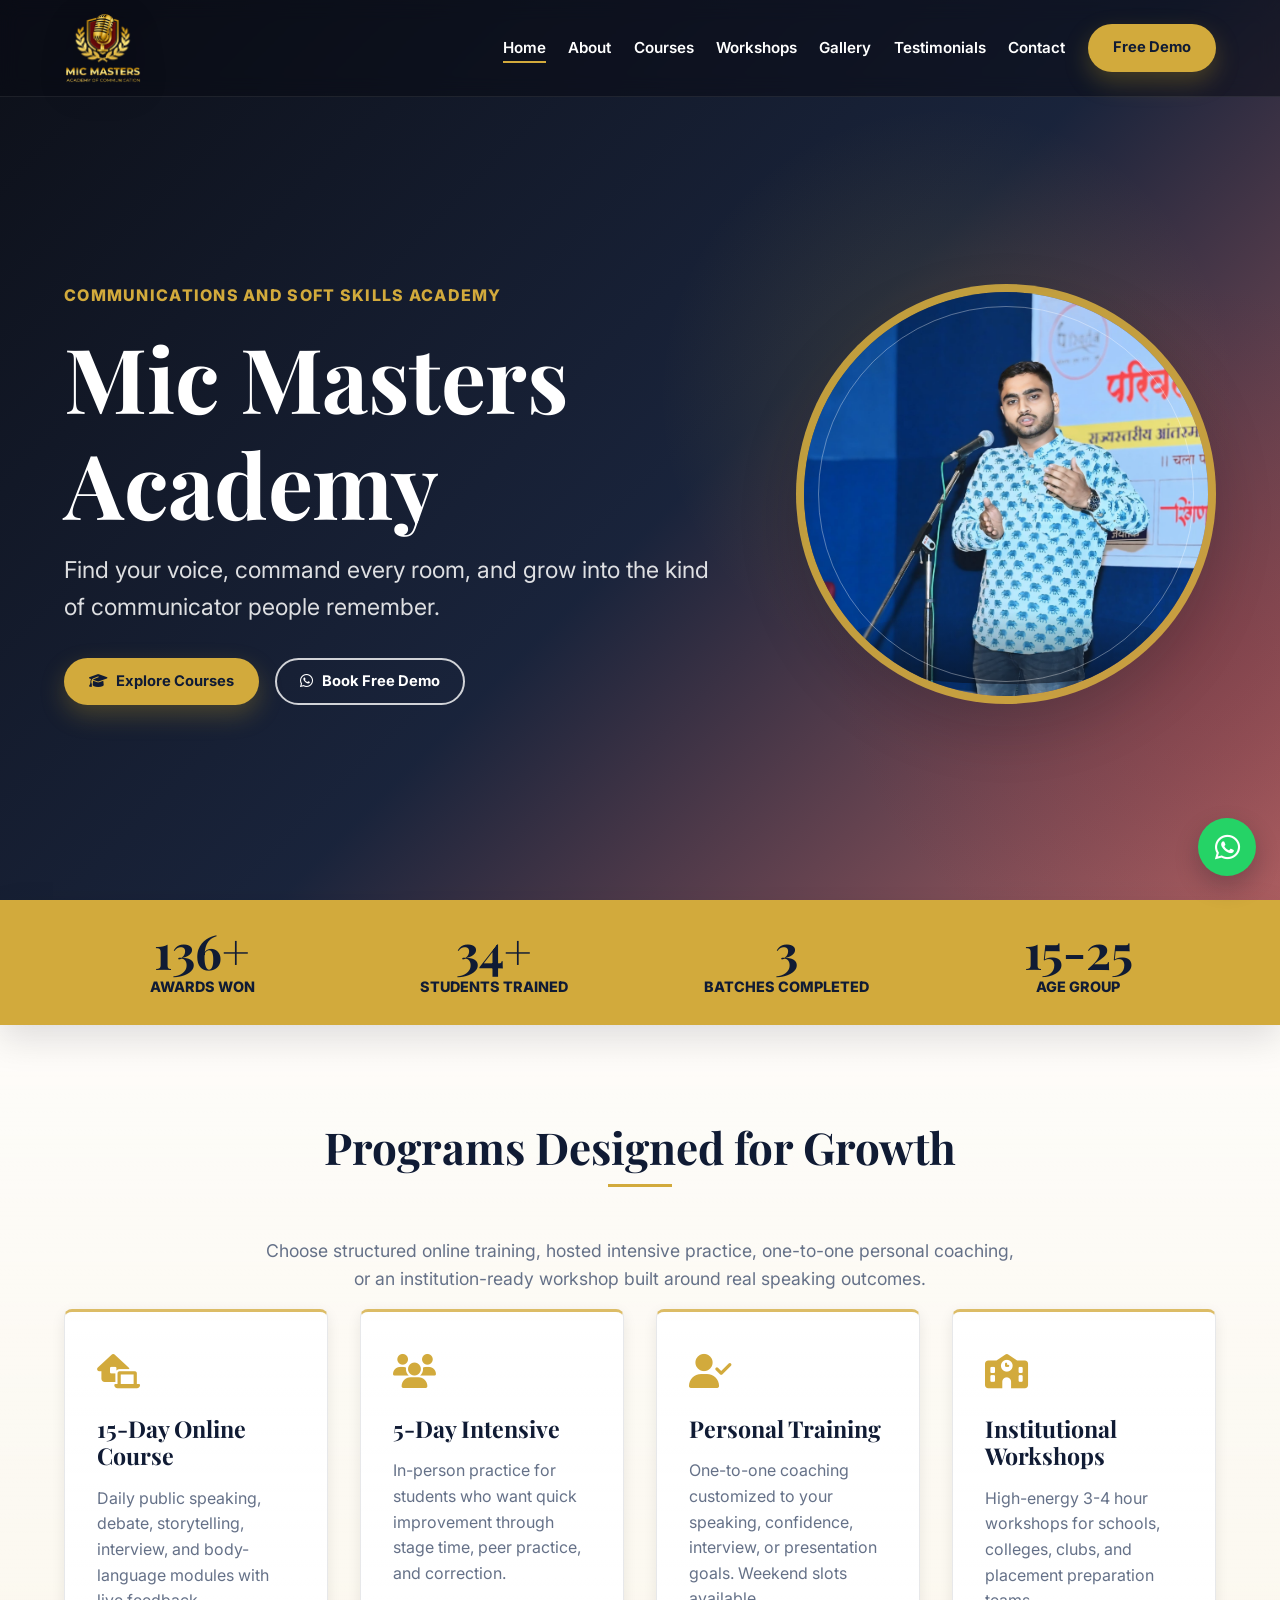
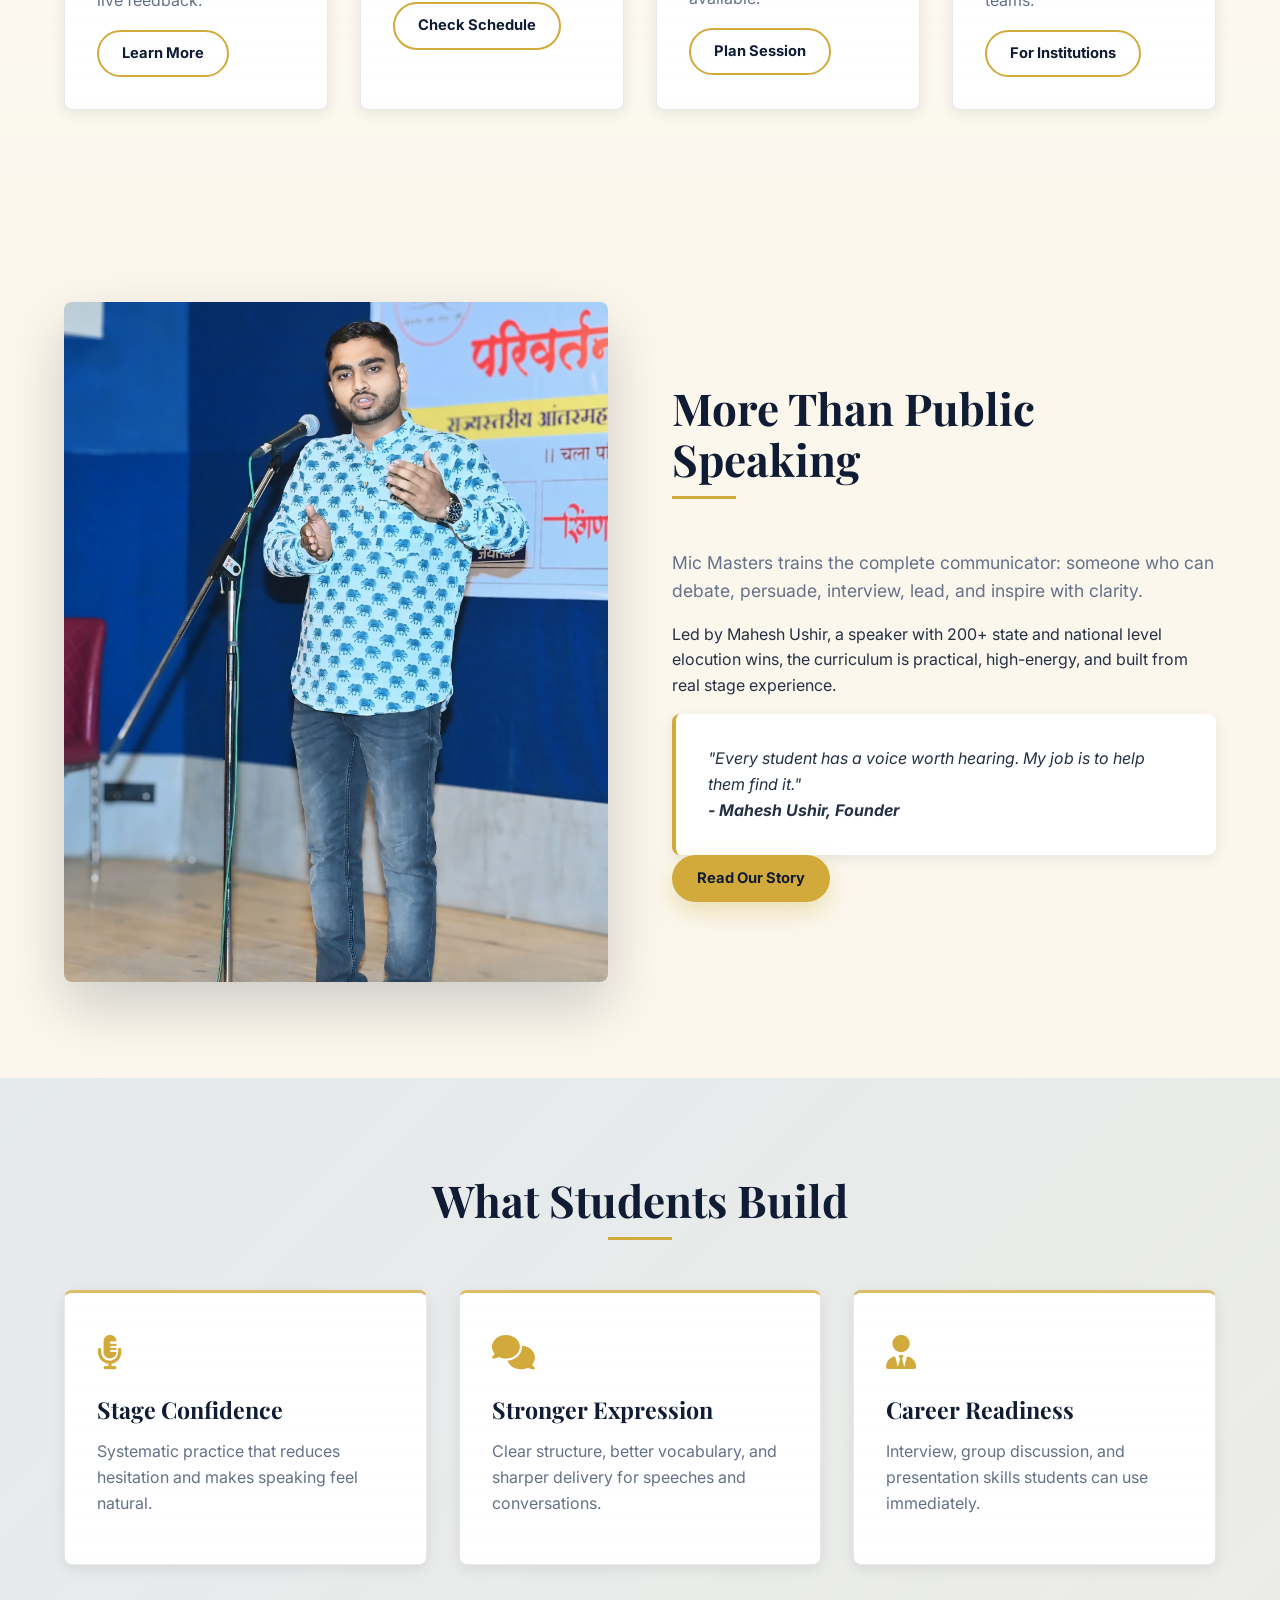
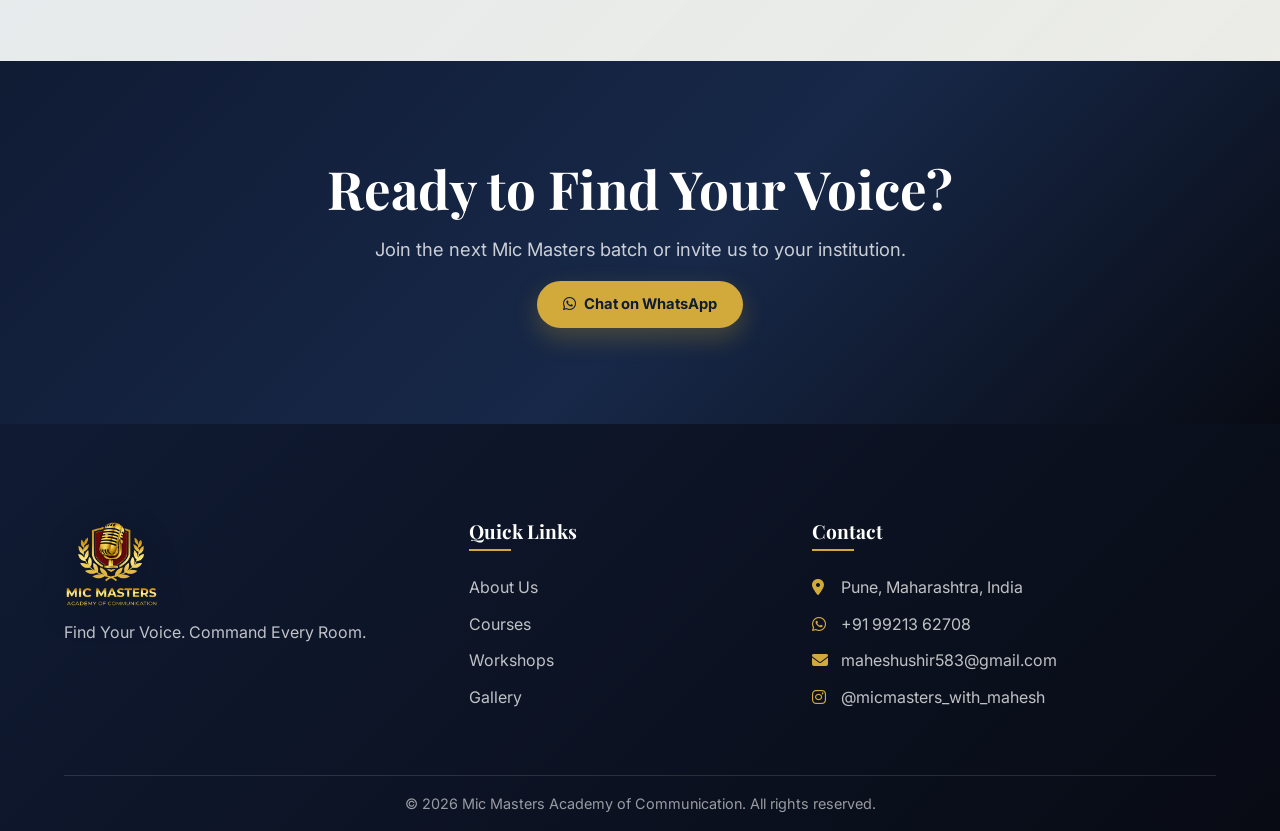
<file: index.html>
<!DOCTYPE html>
<html lang="en">
<head>
  <meta charset="UTF-8">
  <meta name="viewport" content="width=device-width, initial-scale=1.0">
  <title>Mic Masters Academy | Communications and Soft Skills Training</title>
  <meta name="description" content="Mic Masters Academy helps students and young professionals build communication, soft skills, public speaking, interview, and leadership skills.">
  <meta name="keywords" content="communications and soft skills academy, communication skills training, public speaking course, interview skills, leadership development">
  <link rel="stylesheet" href="https://cdnjs.cloudflare.com/ajax/libs/font-awesome/6.4.0/css/all.min.css">
  <link rel="stylesheet" href="css/style.css">
  <link rel="stylesheet" href="css/components.css">
  <link rel="stylesheet" href="css/animations.css">
  <style>
    .hero {
      position: relative;
      min-height: 100vh;
      display: flex;
      align-items: center;
      overflow: hidden;
      color: var(--color-light);
      background:
        linear-gradient(135deg, rgba(8, 11, 20, 0.98) 0%, rgba(16, 27, 52, 0.96) 54%, rgba(139, 32, 40, 0.7) 100%);
    }

    .hero::before {
      content: "";
      position: absolute;
      inset: 0;
      background:
        radial-gradient(circle at 74% 44%, rgba(210, 170, 60, 0.16), transparent 18rem),
        radial-gradient(circle at 92% 70%, rgba(139, 32, 40, 0.24), transparent 22rem);
      opacity: 1;
      pointer-events: none;
    }

    .hero-content {
      position: relative;
      z-index: 1;
      display: grid;
      grid-template-columns: minmax(0, 1fr) minmax(280px, 420px);
      gap: clamp(2rem, 6vw, 5rem);
      align-items: center;
      width: min(90%, 1200px);
      margin: 0 auto;
      padding: 160px 0 72px;
    }

    .hero-copy {
      max-width: 760px;
    }

    .hero-kicker {
      display: inline-flex;
      margin-bottom: 1rem;
      color: var(--color-accent);
      font-weight: 800;
      letter-spacing: 0.08em;
      text-transform: uppercase;
    }

    .hero-title {
      max-width: 760px;
      color: var(--color-light);
      font-size: clamp(3rem, 8vw, 5.6rem);
      font-weight: 700;
    }

    .hero-subtitle {
      max-width: 650px;
      margin-bottom: var(--space-lg);
      color: rgba(255, 255, 255, 0.86);
      font-size: clamp(1.1rem, 2.5vw, 1.45rem);
    }

    .hero-buttons {
      display: flex;
      flex-wrap: wrap;
      gap: 1rem;
    }

    .hero-portrait {
      position: relative;
      width: min(100%, 420px);
      aspect-ratio: 1;
      justify-self: end;
      overflow: hidden;
      border: 8px solid rgba(210, 170, 60, 0.86);
      border-radius: 50%;
      box-shadow: var(--shadow-lg);
      background:
        linear-gradient(135deg, rgba(210, 170, 60, 0.26), rgba(255, 255, 255, 0.08)),
        rgba(255, 255, 255, 0.06);
    }

    .hero-portrait::before {
      content: "";
      position: absolute;
      inset: 14px;
      z-index: 1;
      border: 1px solid rgba(255, 255, 255, 0.34);
      border-radius: 50%;
      pointer-events: none;
    }

    .hero-portrait::after {
      content: "";
      position: absolute;
      inset: auto 8% 3% 8%;
      height: 18%;
      border-radius: 50%;
      background: linear-gradient(180deg, transparent, rgba(8, 11, 20, 0.54));
      pointer-events: none;
    }

    .hero-portrait img {
      width: 100%;
      height: 100%;
      object-fit: cover;
      object-position: center 18%;
    }

    .stats-section {
      position: relative;
      z-index: 2;
      background: var(--color-accent);
      color: var(--color-primary);
      box-shadow: var(--shadow-md);
    }

    .stats-grid {
      display: grid;
      grid-template-columns: repeat(4, 1fr);
      gap: 1rem;
      padding: 1.6rem 0;
      text-align: center;
    }

    .stat-number {
      display: block;
      font-family: var(--font-heading);
      font-size: clamp(2rem, 5vw, 3rem);
      font-weight: 700;
      line-height: 1;
    }

    .stat-label {
      margin-top: 0.5rem;
      font-size: 0.9rem;
      font-weight: 800;
      text-transform: uppercase;
    }

    .offerings-grid {
      display: grid;
      grid-template-columns: repeat(4, minmax(0, 1fr));
      gap: var(--space-lg);
    }

    .proof-grid {
      display: grid;
      grid-template-columns: repeat(3, minmax(0, 1fr));
      gap: var(--space-lg);
    }

    .founder-photo {
      aspect-ratio: 4 / 5;
      border-radius: var(--radius-lg);
      box-shadow: var(--shadow-lg);
      object-fit: cover;
    }

    .quote-panel {
      padding: var(--space-lg);
      border-left: 4px solid var(--color-accent);
      background: var(--color-light);
      border-radius: var(--radius-md);
      box-shadow: var(--shadow-sm);
      font-style: italic;
    }

    .cta-section {
      background: var(--gradient-primary);
      color: var(--color-light);
      text-align: center;
    }

    .cta-section h2 {
      color: var(--color-light);
      font-size: clamp(2.2rem, 5vw, 3.3rem);
    }

    .cta-section p {
      color: rgba(255, 255, 255, 0.78);
      font-size: 1.15rem;
    }

    @media (max-width: 1100px) {
      .offerings-grid {
        grid-template-columns: repeat(2, minmax(0, 1fr));
      }
    }

    @media (max-width: 900px) {
      .hero::before {
        background:
          radial-gradient(circle at 70% 42%, rgba(210, 170, 60, 0.14), transparent 15rem),
          radial-gradient(circle at 96% 72%, rgba(139, 32, 40, 0.24), transparent 18rem);
      }

      .hero-content {
        grid-template-columns: 1fr;
        padding-top: 148px;
      }

      .hero-portrait {
        width: min(82vw, 360px);
        justify-self: center;
      }

      .offerings-grid,
      .proof-grid {
        grid-template-columns: 1fr;
      }

      .stats-grid {
        grid-template-columns: repeat(2, 1fr);
      }
    }

    @media (max-width: 520px) {
      .hero-content {
        padding-top: 132px;
      }

      .hero-portrait {
        width: min(86vw, 320px);
      }

      .stats-grid {
        grid-template-columns: 1fr;
      }
    }
  </style>
</head>
<body>
  <nav class="navbar" id="navbar">
    <div class="container navbar-nav">
      <a href="index.html" class="nav-brand" aria-label="Mic Masters Academy home">
        <img src="assets/images/logo-clean.png" alt="Mic Masters Academy" class="nav-logo">
      </a>
      <button class="mobile-menu-btn" type="button" aria-label="Toggle navigation" aria-expanded="false">
        <i class="fas fa-bars" aria-hidden="true"></i>
      </button>
      <ul class="nav-links">
        <li><a href="index.html" class="nav-link active">Home</a></li>
        <li><a href="about.html" class="nav-link">About</a></li>
        <li><a href="courses.html" class="nav-link">Courses</a></li>
        <li><a href="workshops.html" class="nav-link">Workshops</a></li>
        <li><a href="gallery.html" class="nav-link">Gallery</a></li>
        <li><a href="testimonials.html" class="nav-link">Testimonials</a></li>
        <li><a href="contact.html" class="nav-link">Contact</a></li>
        <li><a href="contact.html" class="btn btn-primary">Free Demo</a></li>
      </ul>
    </div>
  </nav>

  <header class="hero">
    <div class="hero-content">
      <div class="hero-copy">
        <span class="hero-kicker fade-up delay-100">Communications and Soft Skills Academy</span>
        <h1 class="hero-title fade-up delay-200">Mic Masters Academy</h1>
        <p class="hero-subtitle fade-up delay-300">Find your voice, command every room, and grow into the kind of communicator people remember.</p>
        <div class="hero-buttons fade-up delay-400">
          <a href="courses.html" class="btn btn-primary"><i class="fas fa-graduation-cap" aria-hidden="true"></i> Explore Courses</a>
          <a href="contact.html" class="btn btn-outline-white"><i class="fab fa-whatsapp" aria-hidden="true"></i> Book Free Demo</a>
        </div>
      </div>
      <div class="hero-portrait fade-left delay-200" aria-hidden="true">
        <img src="assets/images/mahesh_instructor.jpg" alt="">
      </div>
    </div>
  </header>

  <section class="stats-section" id="stats" aria-label="Mic Masters Academy highlights">
    <div class="container stats-grid">
      <div class="stat-item fade-in delay-100">
        <span class="stat-number" data-target="200" data-plus="true">0</span>
        <span class="stat-label">Awards Won</span>
      </div>
      <div class="stat-item fade-in delay-200">
        <span class="stat-number" data-target="50" data-plus="true">0</span>
        <span class="stat-label">Students Trained</span>
      </div>
      <div class="stat-item fade-in delay-300">
        <span class="stat-number" data-target="3">0</span>
        <span class="stat-label">Batches Completed</span>
      </div>
      <div class="stat-item fade-in delay-400">
        <span class="stat-number">15-25</span>
        <span class="stat-label">Age Group</span>
      </div>
    </div>
  </section>

  <main>
    <section class="section-padding bg-cream">
      <div class="container">
        <div class="text-center fade-up">
          <h2 class="section-title">Programs Designed for Growth</h2>
          <p class="lead mx-auto">Choose structured online training, hosted intensive practice, one-to-one personal coaching, or an institution-ready workshop built around real speaking outcomes.</p>
        </div>

        <div class="offerings-grid">
          <article class="card fade-up delay-100">
            <div class="card-icon"><i class="fas fa-laptop-house" aria-hidden="true"></i></div>
            <h3 class="card-title">15-Day Online Course</h3>
            <p class="card-body">Daily public speaking, debate, storytelling, interview, and body-language modules with live feedback.</p>
            <a href="courses.html#online" class="btn btn-outline">Learn More</a>
          </article>

          <article class="card fade-up delay-200">
            <div class="card-icon"><i class="fas fa-users" aria-hidden="true"></i></div>
            <h3 class="card-title">5-Day Intensive</h3>
            <p class="card-body">In-person practice for students who want quick improvement through stage time, peer practice, and correction.</p>
            <a href="courses.html#intensive" class="btn btn-outline">Check Schedule</a>
          </article>

          <article class="card fade-up delay-300">
            <div class="card-icon"><i class="fas fa-user-check" aria-hidden="true"></i></div>
            <h3 class="card-title">Personal Training</h3>
            <p class="card-body">One-to-one coaching customized to your speaking, confidence, interview, or presentation goals. Weekend slots available.</p>
            <a href="courses.html#personal-training" class="btn btn-outline">Plan Session</a>
          </article>

          <article class="card fade-up delay-400">
            <div class="card-icon"><i class="fas fa-school" aria-hidden="true"></i></div>
            <h3 class="card-title">Institutional Workshops</h3>
            <p class="card-body">High-energy 3-4 hour workshops for schools, colleges, clubs, and placement preparation teams.</p>
            <a href="workshops.html" class="btn btn-outline">For Institutions</a>
          </article>
        </div>
      </div>
    </section>

    <section class="section-padding">
      <div class="container split-grid">
        <div class="fade-right">
          <img src="assets/images/mahesh_instructor.jpg" alt="Mahesh Ushir, founder of Mic Masters Academy" class="founder-photo">
        </div>
        <div class="fade-left">
          <h2 class="section-title left-align">More Than Public Speaking</h2>
          <p class="lead">Mic Masters trains the complete communicator: someone who can debate, persuade, interview, lead, and inspire with clarity.</p>
          <p>Led by Mahesh Ushir, a speaker with 200+ state and national level elocution wins, the curriculum is practical, high-energy, and built from real stage experience.</p>
          <blockquote class="quote-panel">
            "Every student has a voice worth hearing. My job is to help them find it."
            <br><strong>- Mahesh Ushir, Founder</strong>
          </blockquote>
          <a href="about.html" class="btn btn-primary">Read Our Story</a>
        </div>
      </div>
    </section>

    <section class="section-padding bg-alt">
      <div class="container">
        <div class="text-center fade-up">
          <h2 class="section-title">What Students Build</h2>
        </div>
        <div class="proof-grid">
          <article class="card fade-up delay-100">
            <div class="card-icon"><i class="fas fa-microphone-lines" aria-hidden="true"></i></div>
            <h3 class="card-title">Stage Confidence</h3>
            <p class="card-body">Systematic practice that reduces hesitation and makes speaking feel natural.</p>
          </article>
          <article class="card fade-up delay-200">
            <div class="card-icon"><i class="fas fa-comments" aria-hidden="true"></i></div>
            <h3 class="card-title">Stronger Expression</h3>
            <p class="card-body">Clear structure, better vocabulary, and sharper delivery for speeches and conversations.</p>
          </article>
          <article class="card fade-up delay-300">
            <div class="card-icon"><i class="fas fa-user-tie" aria-hidden="true"></i></div>
            <h3 class="card-title">Career Readiness</h3>
            <p class="card-body">Interview, group discussion, and presentation skills students can use immediately.</p>
          </article>
        </div>
      </div>
    </section>

    <section class="section-padding cta-section">
      <div class="container fade-up">
        <h2>Ready to Find Your Voice?</h2>
        <p>Join the next Mic Masters batch or invite us to your institution.</p>
        <a href="https://wa.me/919921362708" class="btn btn-primary" target="_blank" rel="noopener">
          <i class="fab fa-whatsapp" aria-hidden="true"></i> Chat on WhatsApp
        </a>
      </div>
    </section>
  </main>

  <footer class="footer">
    <div class="container">
      <div class="footer-grid">
        <div>
          <img src="assets/images/logo-clean.png" alt="Mic Masters Academy" class="nav-logo">
          <p>Find Your Voice. Command Every Room.</p>
        </div>
        <div>
          <h4 class="footer-title">Quick Links</h4>
          <ul class="footer-links">
            <li><a href="about.html">About Us</a></li>
            <li><a href="courses.html">Courses</a></li>
            <li><a href="workshops.html">Workshops</a></li>
            <li><a href="gallery.html">Gallery</a></li>
          </ul>
        </div>
        <div>
          <h4 class="footer-title">Contact</h4>
          <ul class="footer-contact">
            <li><i class="fas fa-map-marker-alt" aria-hidden="true"></i> Pune, Maharashtra, India</li>
            <li><i class="fab fa-whatsapp" aria-hidden="true"></i> <a href="https://wa.me/919921362708">+91 99213 62708</a></li>
            <li><i class="fas fa-envelope" aria-hidden="true"></i> <a href="mailto:maheshushir583@gmail.com">maheshushir583@gmail.com</a></li>
            <li><i class="fab fa-instagram" aria-hidden="true"></i> <a href="https://instagram.com/micmasters_with_mahesh" target="_blank" rel="noopener">@micmasters_with_mahesh</a></li>
          </ul>
        </div>
      </div>
      <div class="footer-bottom">&copy; 2026 Mic Masters Academy of Communication. All rights reserved.</div>
    </div>
  </footer>

  <a href="https://wa.me/919921362708" class="whatsapp-float" target="_blank" rel="noopener" aria-label="Chat with Mic Masters Academy on WhatsApp">
    <i class="fab fa-whatsapp" aria-hidden="true"></i>
  </a>
  <script src="js/main.js"></script>
</body>
</html>
</file>
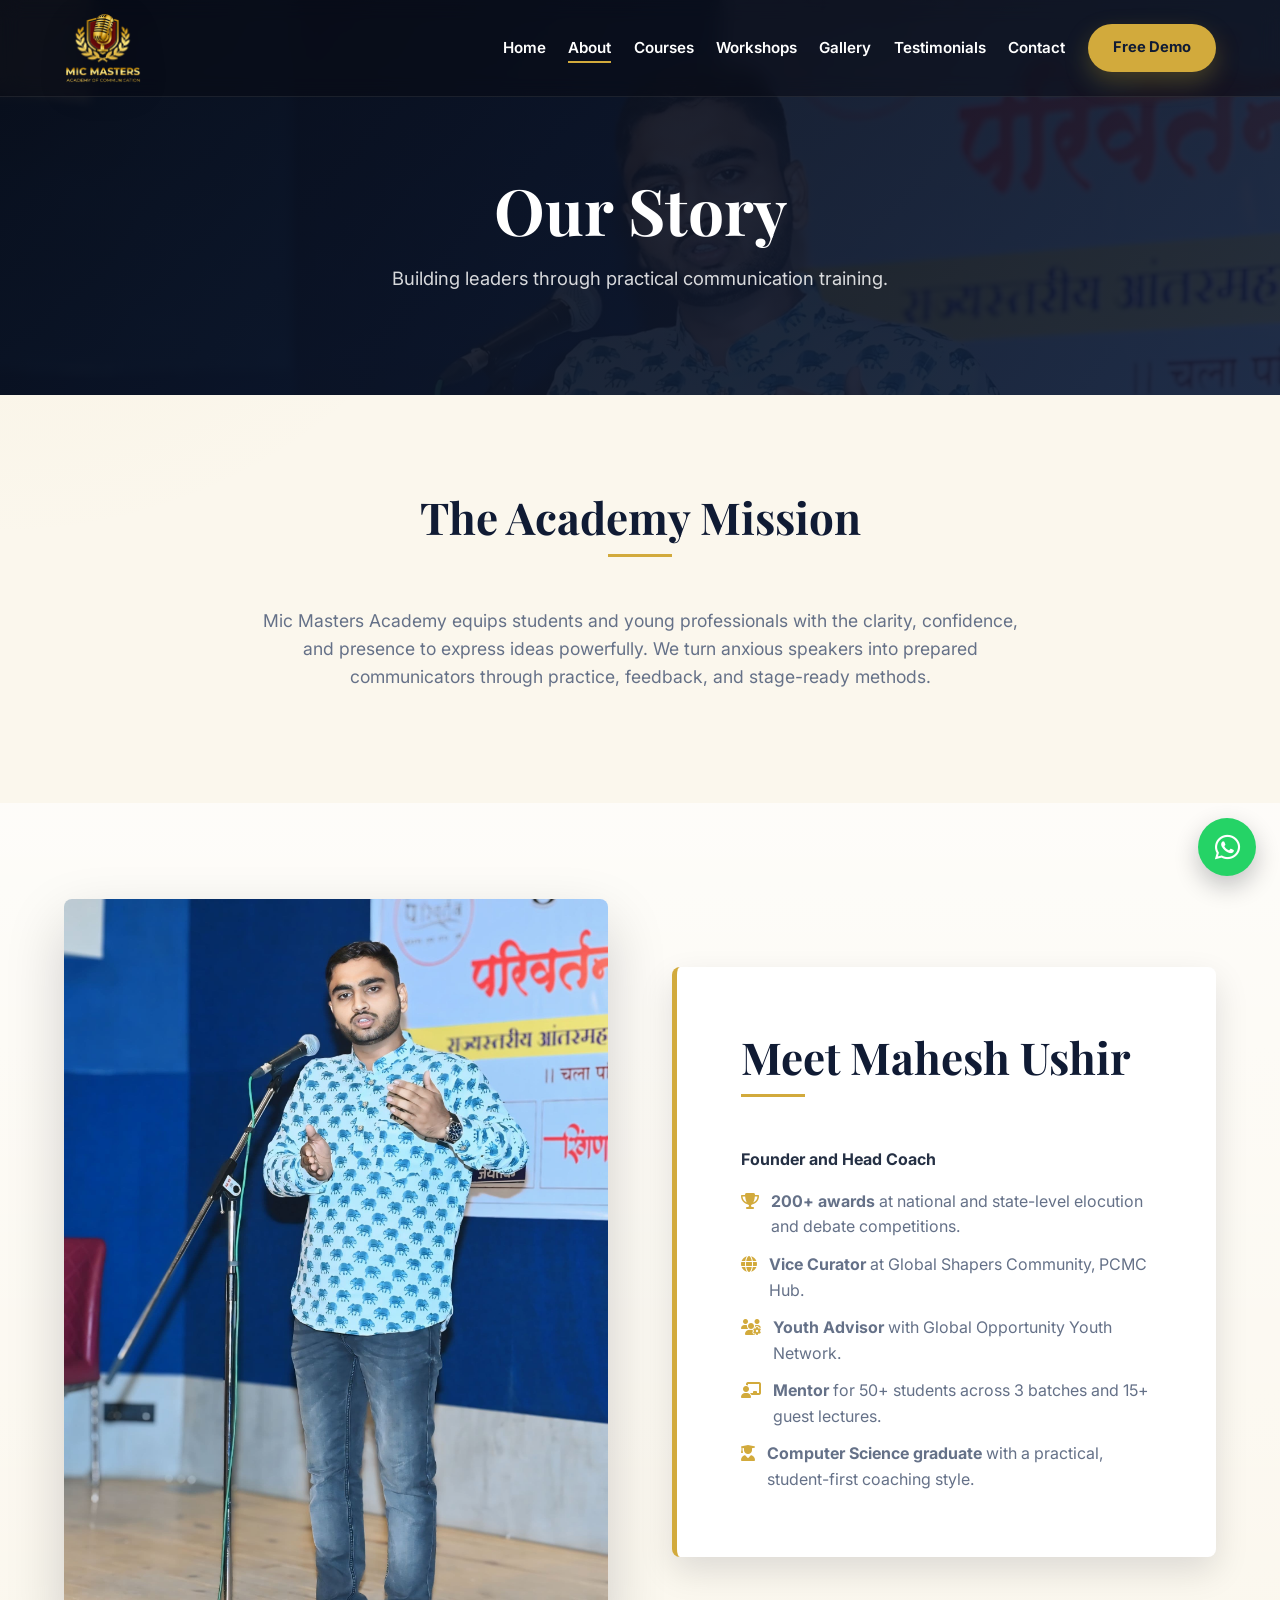
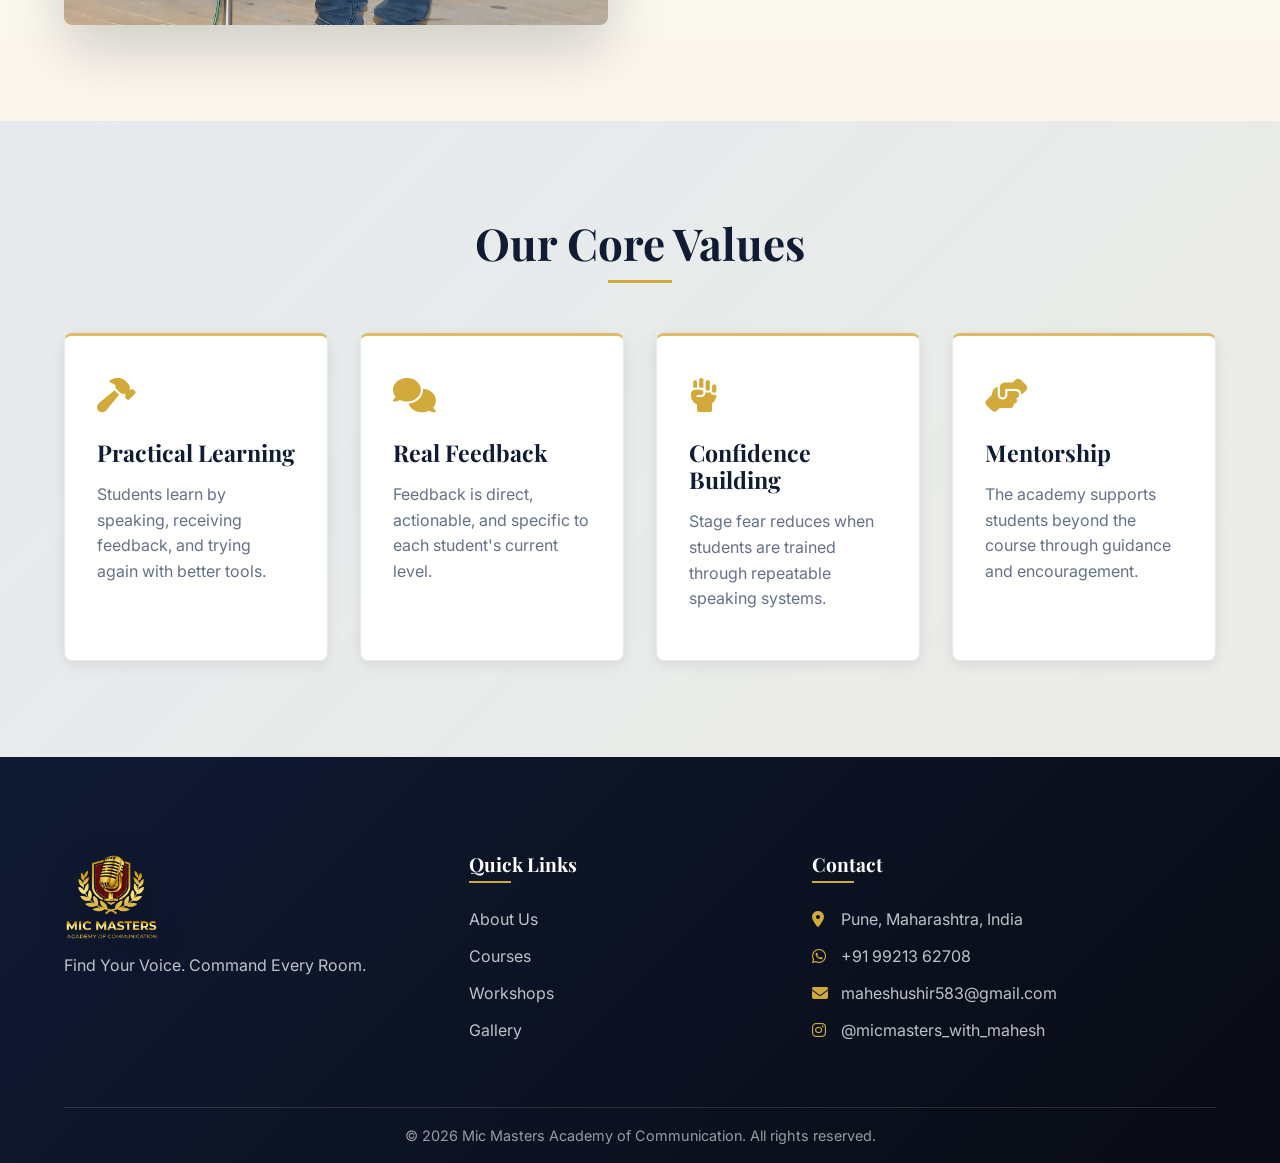
<file: about.html>
<!DOCTYPE html>
<html lang="en">
<head>
  <meta charset="UTF-8">
  <meta name="viewport" content="width=device-width, initial-scale=1.0">
  <title>About | Mic Masters Academy</title>
  <meta name="description" content="Learn about Mic Masters Academy, founder Mahesh Ushir, and the mission to build confident communicators.">
  <link rel="stylesheet" href="https://cdnjs.cloudflare.com/ajax/libs/font-awesome/6.4.0/css/all.min.css">
  <link rel="stylesheet" href="css/style.css">
  <link rel="stylesheet" href="css/components.css">
  <link rel="stylesheet" href="css/animations.css">
  <style>
    .founder-card {
      padding: var(--space-xl);
      border-left: 5px solid var(--color-accent);
      border-radius: var(--radius-lg);
      background: var(--color-light);
      box-shadow: var(--shadow-md);
    }

    .founder-image {
      aspect-ratio: 3 / 4;
      border-radius: var(--radius-lg);
      object-fit: cover;
      box-shadow: var(--shadow-lg);
    }

    .values-grid {
      display: grid;
      grid-template-columns: repeat(4, minmax(0, 1fr));
      gap: var(--space-lg);
    }

    @media (max-width: 1000px) {
      .values-grid {
        grid-template-columns: repeat(2, minmax(0, 1fr));
      }
    }

    @media (max-width: 640px) {
      .values-grid {
        grid-template-columns: 1fr;
      }
    }
  </style>
</head>
<body>
  <nav class="navbar" id="navbar">
    <div class="container navbar-nav">
      <a href="index.html" class="nav-brand" aria-label="Mic Masters Academy home">
        <img src="assets/images/logo-clean.png" alt="Mic Masters Academy" class="nav-logo">
      </a>
      <button class="mobile-menu-btn" type="button" aria-label="Toggle navigation" aria-expanded="false">
        <i class="fas fa-bars" aria-hidden="true"></i>
      </button>
      <ul class="nav-links">
        <li><a href="index.html" class="nav-link">Home</a></li>
        <li><a href="about.html" class="nav-link active">About</a></li>
        <li><a href="courses.html" class="nav-link">Courses</a></li>
        <li><a href="workshops.html" class="nav-link">Workshops</a></li>
        <li><a href="gallery.html" class="nav-link">Gallery</a></li>
        <li><a href="testimonials.html" class="nav-link">Testimonials</a></li>
        <li><a href="contact.html" class="nav-link">Contact</a></li>
        <li><a href="contact.html" class="btn btn-primary">Free Demo</a></li>
      </ul>
    </div>
  </nav>

  <header class="page-header">
    <div class="container fade-up">
      <h1>Our Story</h1>
      <p>Building leaders through practical communication training.</p>
    </div>
  </header>

  <main>
    <section class="section-padding">
      <div class="container text-center fade-up">
        <h2 class="section-title">The Academy Mission</h2>
        <p class="lead mx-auto">Mic Masters Academy equips students and young professionals with the clarity, confidence, and presence to express ideas powerfully. We turn anxious speakers into prepared communicators through practice, feedback, and stage-ready methods.</p>
      </div>
    </section>

    <section class="section-padding bg-cream">
      <div class="container split-grid">
        <div class="fade-right">
          <img src="assets/images/mahesh_instructor.jpg" alt="Mahesh Ushir" class="founder-image">
        </div>
        <div class="founder-card fade-left">
          <h2 class="section-title left-align">Meet Mahesh Ushir</h2>
          <p><strong>Founder and Head Coach</strong></p>
          <ul class="feature-list">
            <li><i class="fas fa-trophy" aria-hidden="true"></i> <span><strong>200+ awards</strong> at national and state-level elocution and debate competitions.</span></li>
            <li><i class="fas fa-globe" aria-hidden="true"></i> <span><strong>Vice Curator</strong> at Global Shapers Community, PCMC Hub.</span></li>
            <li><i class="fas fa-users-cog" aria-hidden="true"></i> <span><strong>Youth Advisor</strong> with Global Opportunity Youth Network.</span></li>
            <li><i class="fas fa-chalkboard-teacher" aria-hidden="true"></i> <span><strong>Mentor</strong> for 50+ students across 3 batches and 15+ guest lectures.</span></li>
            <li><i class="fas fa-user-graduate" aria-hidden="true"></i> <span><strong>Computer Science graduate</strong> with a practical, student-first coaching style.</span></li>
          </ul>
        </div>
      </div>
    </section>

    <section class="section-padding bg-alt">
      <div class="container">
        <div class="text-center fade-up">
          <h2 class="section-title">Our Core Values</h2>
        </div>
        <div class="values-grid">
          <article class="card fade-up delay-100">
            <div class="card-icon"><i class="fas fa-hammer" aria-hidden="true"></i></div>
            <h3 class="card-title">Practical Learning</h3>
            <p class="card-body">Students learn by speaking, receiving feedback, and trying again with better tools.</p>
          </article>
          <article class="card fade-up delay-200">
            <div class="card-icon"><i class="fas fa-comments" aria-hidden="true"></i></div>
            <h3 class="card-title">Real Feedback</h3>
            <p class="card-body">Feedback is direct, actionable, and specific to each student's current level.</p>
          </article>
          <article class="card fade-up delay-300">
            <div class="card-icon"><i class="fas fa-fist-raised" aria-hidden="true"></i></div>
            <h3 class="card-title">Confidence Building</h3>
            <p class="card-body">Stage fear reduces when students are trained through repeatable speaking systems.</p>
          </article>
          <article class="card fade-up delay-400">
            <div class="card-icon"><i class="fas fa-hands-helping" aria-hidden="true"></i></div>
            <h3 class="card-title">Mentorship</h3>
            <p class="card-body">The academy supports students beyond the course through guidance and encouragement.</p>
          </article>
        </div>
      </div>
    </section>
  </main>

  <footer class="footer">
    <div class="container">
      <div class="footer-grid">
        <div>
          <img src="assets/images/logo-clean.png" alt="Mic Masters Academy" class="nav-logo">
          <p>Find Your Voice. Command Every Room.</p>
        </div>
        <div>
          <h4 class="footer-title">Quick Links</h4>
          <ul class="footer-links">
            <li><a href="about.html">About Us</a></li>
            <li><a href="courses.html">Courses</a></li>
            <li><a href="workshops.html">Workshops</a></li>
            <li><a href="gallery.html">Gallery</a></li>
          </ul>
        </div>
        <div>
          <h4 class="footer-title">Contact</h4>
          <ul class="footer-contact">
            <li><i class="fas fa-map-marker-alt" aria-hidden="true"></i> Pune, Maharashtra, India</li>
            <li><i class="fab fa-whatsapp" aria-hidden="true"></i> <a href="https://wa.me/919921362708">+91 99213 62708</a></li>
            <li><i class="fas fa-envelope" aria-hidden="true"></i> <a href="mailto:maheshushir583@gmail.com">maheshushir583@gmail.com</a></li>
            <li><i class="fab fa-instagram" aria-hidden="true"></i> <a href="https://instagram.com/micmasters_with_mahesh" target="_blank" rel="noopener">@micmasters_with_mahesh</a></li>
          </ul>
        </div>
      </div>
      <div class="footer-bottom">&copy; 2026 Mic Masters Academy of Communication. All rights reserved.</div>
    </div>
  </footer>

  <a href="https://wa.me/919921362708" class="whatsapp-float" target="_blank" rel="noopener" aria-label="Chat with Mic Masters Academy on WhatsApp">
    <i class="fab fa-whatsapp" aria-hidden="true"></i>
  </a>
  <script src="js/main.js"></script>
</body>
</html>
</file>
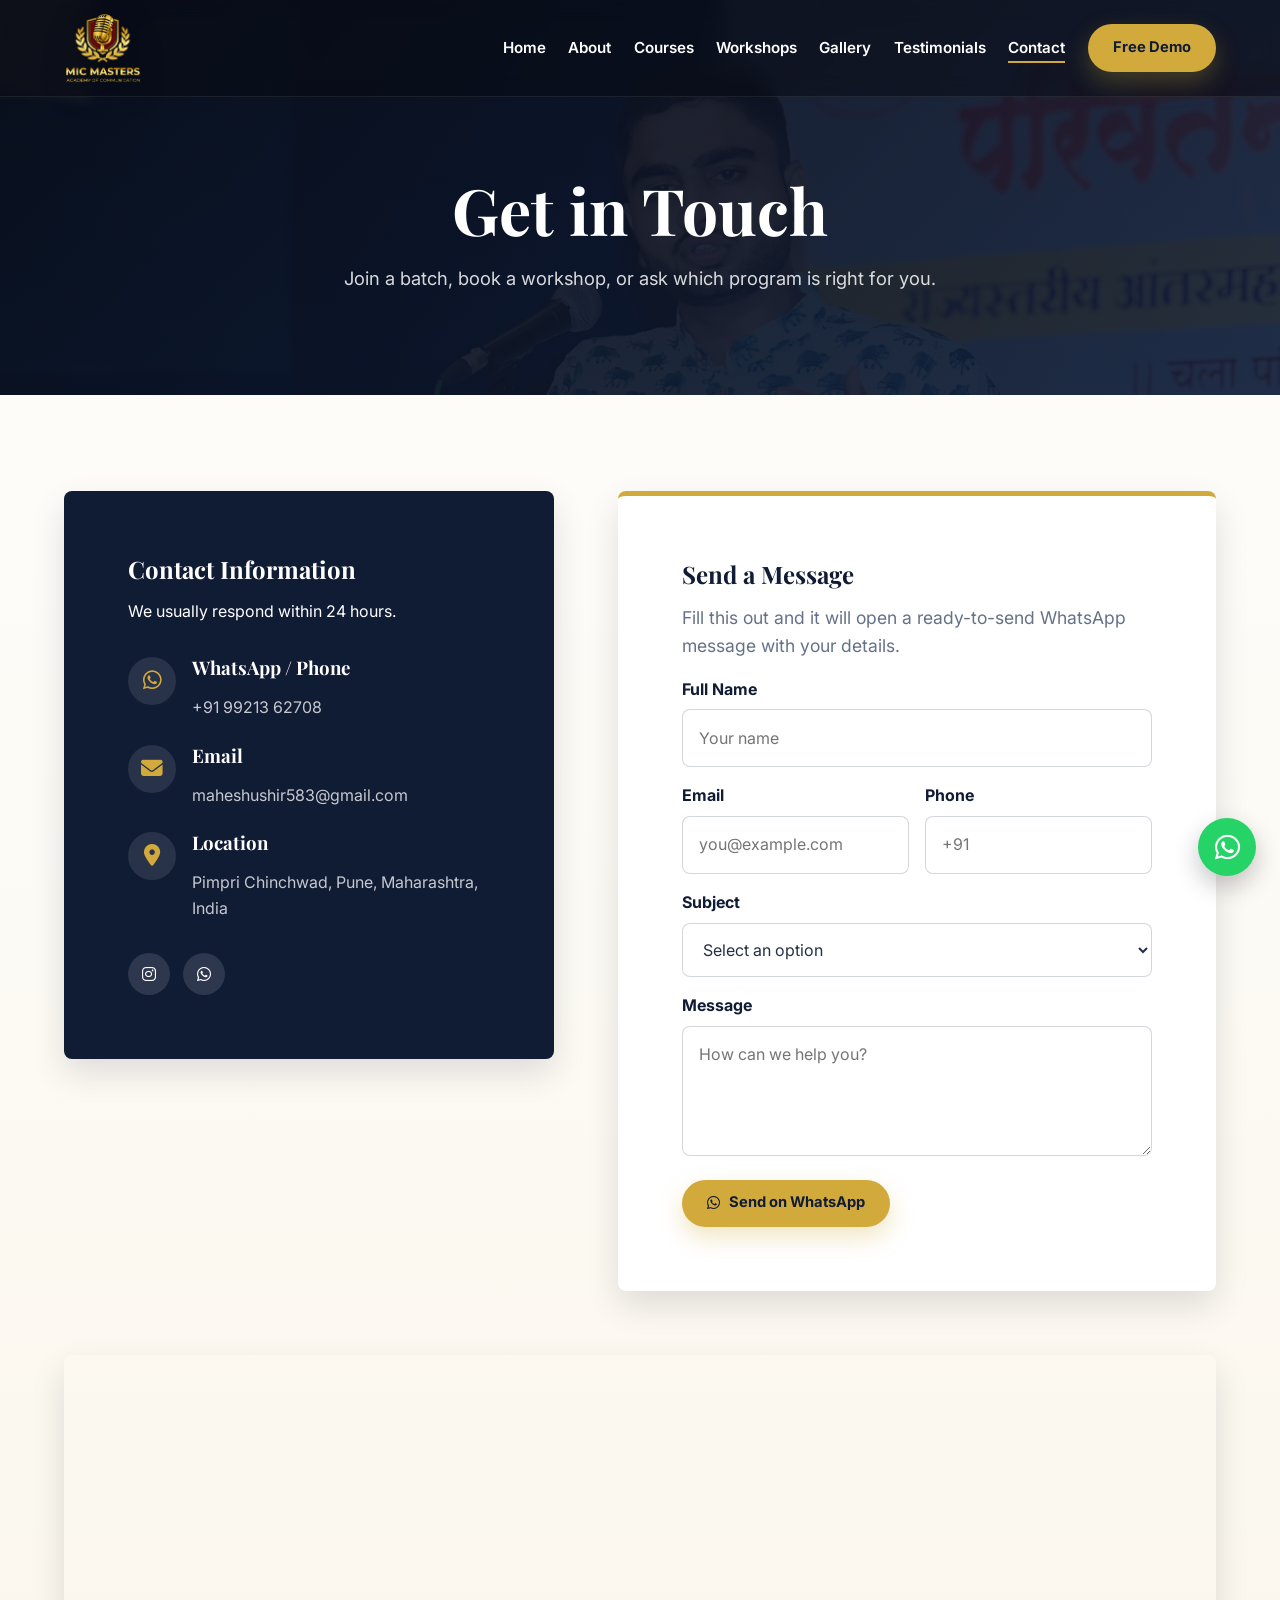
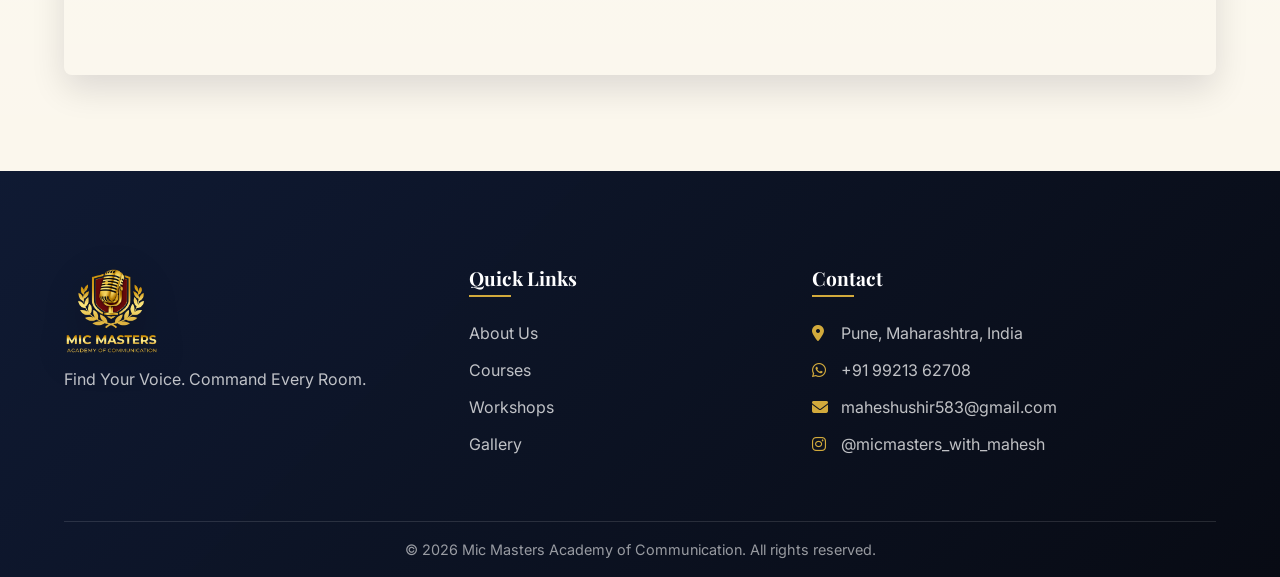
<file: contact.html>
<!DOCTYPE html>
<html lang="en">
<head>
  <meta charset="UTF-8">
  <meta name="viewport" content="width=device-width, initial-scale=1.0">
  <title>Contact | Mic Masters Academy</title>
  <meta name="description" content="Contact Mic Masters Academy to join a public speaking course, book a free demo, or arrange an institutional workshop.">
  <link rel="stylesheet" href="https://cdnjs.cloudflare.com/ajax/libs/font-awesome/6.4.0/css/all.min.css">
  <link rel="stylesheet" href="css/style.css">
  <link rel="stylesheet" href="css/components.css">
  <link rel="stylesheet" href="css/animations.css">
  <style>
    .contact-container {
      display: grid;
      grid-template-columns: 0.9fr 1.1fr;
      gap: var(--space-xl);
      align-items: start;
    }

    .contact-info-card,
    .contact-form-card {
      padding: var(--space-xl);
      border-radius: var(--radius-lg);
      box-shadow: var(--shadow-md);
    }

    .contact-info-card {
      background: var(--color-primary);
      color: var(--color-light);
    }

    .contact-info-card h2,
    .contact-info-card h3 {
      color: var(--color-light);
    }

    .contact-form-card {
      border-top: 5px solid var(--color-accent);
      background: var(--color-light);
    }

    .info-list {
      display: grid;
      gap: 1.5rem;
      margin-top: var(--space-lg);
    }

    .info-item {
      display: flex;
      gap: 1rem;
      align-items: flex-start;
    }

    .info-icon {
      display: inline-flex;
      flex: 0 0 48px;
      align-items: center;
      justify-content: center;
      width: 48px;
      height: 48px;
      border-radius: 50%;
      background: rgba(255, 255, 255, 0.1);
      color: var(--color-accent);
      font-size: 1.35rem;
    }

    .info-content p {
      margin: 0;
      color: rgba(255, 255, 255, 0.76);
    }

    .social-links {
      display: flex;
      gap: 0.8rem;
      margin-top: var(--space-lg);
    }

    .social-btn {
      display: inline-flex;
      align-items: center;
      justify-content: center;
      width: 42px;
      height: 42px;
      border-radius: 50%;
      background: rgba(255, 255, 255, 0.12);
      color: var(--color-light);
    }

    .social-btn:hover {
      background: var(--color-accent);
      color: var(--color-primary);
    }

    .map-container {
      height: 320px;
      margin-top: var(--space-xl);
      overflow: hidden;
      border-radius: var(--radius-lg);
      box-shadow: var(--shadow-md);
    }

    .map-container iframe {
      width: 100%;
      height: 100%;
      border: 0;
    }

    @media (max-width: 900px) {
      .contact-container {
        grid-template-columns: 1fr;
      }
    }
  </style>
</head>
<body>
  <nav class="navbar" id="navbar">
    <div class="container navbar-nav">
      <a href="index.html" class="nav-brand" aria-label="Mic Masters Academy home">
        <img src="assets/images/logo-clean.png" alt="Mic Masters Academy" class="nav-logo">
      </a>
      <button class="mobile-menu-btn" type="button" aria-label="Toggle navigation" aria-expanded="false">
        <i class="fas fa-bars" aria-hidden="true"></i>
      </button>
      <ul class="nav-links">
        <li><a href="index.html" class="nav-link">Home</a></li>
        <li><a href="about.html" class="nav-link">About</a></li>
        <li><a href="courses.html" class="nav-link">Courses</a></li>
        <li><a href="workshops.html" class="nav-link">Workshops</a></li>
        <li><a href="gallery.html" class="nav-link">Gallery</a></li>
        <li><a href="testimonials.html" class="nav-link">Testimonials</a></li>
        <li><a href="contact.html" class="nav-link active">Contact</a></li>
        <li><a href="contact.html" class="btn btn-primary">Free Demo</a></li>
      </ul>
    </div>
  </nav>

  <header class="page-header">
    <div class="container fade-up">
      <h1>Get in Touch</h1>
      <p>Join a batch, book a workshop, or ask which program is right for you.</p>
    </div>
  </header>

  <main>
    <section class="section-padding bg-cream">
      <div class="container contact-container">
        <aside class="contact-info-card fade-right">
          <h2>Contact Information</h2>
          <p>We usually respond within 24 hours.</p>

          <div class="info-list">
            <div class="info-item">
              <span class="info-icon"><i class="fab fa-whatsapp" aria-hidden="true"></i></span>
              <div class="info-content">
                <h3>WhatsApp / Phone</h3>
                <p><a href="https://wa.me/919921362708">+91 99213 62708</a></p>
              </div>
            </div>
            <div class="info-item">
              <span class="info-icon"><i class="fas fa-envelope" aria-hidden="true"></i></span>
              <div class="info-content">
                <h3>Email</h3>
                <p><a href="mailto:maheshushir583@gmail.com">maheshushir583@gmail.com</a></p>
              </div>
            </div>
            <div class="info-item">
              <span class="info-icon"><i class="fas fa-map-marker-alt" aria-hidden="true"></i></span>
              <div class="info-content">
                <h3>Location</h3>
                <p>Pimpri Chinchwad, Pune, Maharashtra, India</p>
              </div>
            </div>
          </div>

          <div class="social-links" aria-label="Social links">
            <a href="https://instagram.com/micmasters_with_mahesh" class="social-btn" target="_blank" rel="noopener" aria-label="Instagram">
              <i class="fab fa-instagram" aria-hidden="true"></i>
            </a>
            <a href="https://wa.me/919921362708" class="social-btn" target="_blank" rel="noopener" aria-label="WhatsApp">
              <i class="fab fa-whatsapp" aria-hidden="true"></i>
            </a>
          </div>
        </aside>

        <div class="contact-form-card fade-left">
          <h2>Send a Message</h2>
          <p class="lead">Fill this out and it will open a ready-to-send WhatsApp message with your details.</p>
          <form data-whatsapp-form data-whatsapp-recipient="919921362708" data-whatsapp-prefix="New website enquiry">
            <div class="form-group">
              <label class="form-label" for="contact-name">Full Name</label>
              <input id="contact-name" type="text" name="name" class="form-control" required placeholder="Your name">
            </div>
            <div class="form-row">
              <div class="form-group">
                <label class="form-label" for="contact-email">Email</label>
                <input id="contact-email" type="email" name="email" class="form-control" required placeholder="you@example.com">
              </div>
              <div class="form-group">
                <label class="form-label" for="contact-phone">Phone</label>
                <input id="contact-phone" type="tel" name="phone" class="form-control" placeholder="+91">
              </div>
            </div>
            <div class="form-group">
              <label class="form-label" for="contact-subject">Subject</label>
              <select id="contact-subject" name="subject" class="form-control" required>
                <option value="" disabled selected>Select an option</option>
                <option value="General Enquiry">General Enquiry</option>
                <option value="Course Enquiry">Course Enquiry</option>
                <option value="Personal Training Enquiry">Personal Training Enquiry</option>
                <option value="Workshop Enquiry">Workshop Enquiry</option>
                <option value="Free Demo">Free Demo</option>
              </select>
            </div>
            <div class="form-group">
              <label class="form-label" for="contact-message">Message</label>
              <textarea id="contact-message" name="message" class="form-control" required placeholder="How can we help you?"></textarea>
            </div>
            <button type="submit" class="btn btn-primary"><i class="fab fa-whatsapp" aria-hidden="true"></i> Send on WhatsApp</button>
          </form>
        </div>
      </div>

      <div class="container fade-up delay-200">
        <div class="map-container">
          <iframe src="https://www.google.com/maps/embed?pb=!1m18!1m12!1m3!1d121058.93187093223!2d73.73801089901511!3d18.627999863832876!2m3!1f0!2f0!3f0!3m2!1i1024!2i768!4f13.1!3m3!1m2!1s0x3bc2b851bc0411ed%3A0xe5eb6cba8d15a5f1!2sPimpri-Chinchwad%2C%20Maharashtra!5e0!3m2!1sen!2sin!4v1700000000000!5m2!1sen!2sin" allowfullscreen="" loading="lazy" referrerpolicy="no-referrer-when-downgrade" title="Pimpri Chinchwad map"></iframe>
        </div>
      </div>
    </section>
  </main>

  <footer class="footer">
    <div class="container">
      <div class="footer-grid">
        <div>
          <img src="assets/images/logo-clean.png" alt="Mic Masters Academy" class="nav-logo">
          <p>Find Your Voice. Command Every Room.</p>
        </div>
        <div>
          <h4 class="footer-title">Quick Links</h4>
          <ul class="footer-links">
            <li><a href="about.html">About Us</a></li>
            <li><a href="courses.html">Courses</a></li>
            <li><a href="workshops.html">Workshops</a></li>
            <li><a href="gallery.html">Gallery</a></li>
          </ul>
        </div>
        <div>
          <h4 class="footer-title">Contact</h4>
          <ul class="footer-contact">
            <li><i class="fas fa-map-marker-alt" aria-hidden="true"></i> Pune, Maharashtra, India</li>
            <li><i class="fab fa-whatsapp" aria-hidden="true"></i> <a href="https://wa.me/919921362708">+91 99213 62708</a></li>
            <li><i class="fas fa-envelope" aria-hidden="true"></i> <a href="mailto:maheshushir583@gmail.com">maheshushir583@gmail.com</a></li>
            <li><i class="fab fa-instagram" aria-hidden="true"></i> <a href="https://instagram.com/micmasters_with_mahesh" target="_blank" rel="noopener">@micmasters_with_mahesh</a></li>
          </ul>
        </div>
      </div>
      <div class="footer-bottom">&copy; 2026 Mic Masters Academy of Communication. All rights reserved.</div>
    </div>
  </footer>

  <a href="https://wa.me/919921362708" class="whatsapp-float" target="_blank" rel="noopener" aria-label="Chat with Mic Masters Academy on WhatsApp">
    <i class="fab fa-whatsapp" aria-hidden="true"></i>
  </a>
  <script src="js/main.js"></script>
</body>
</html>
</file>
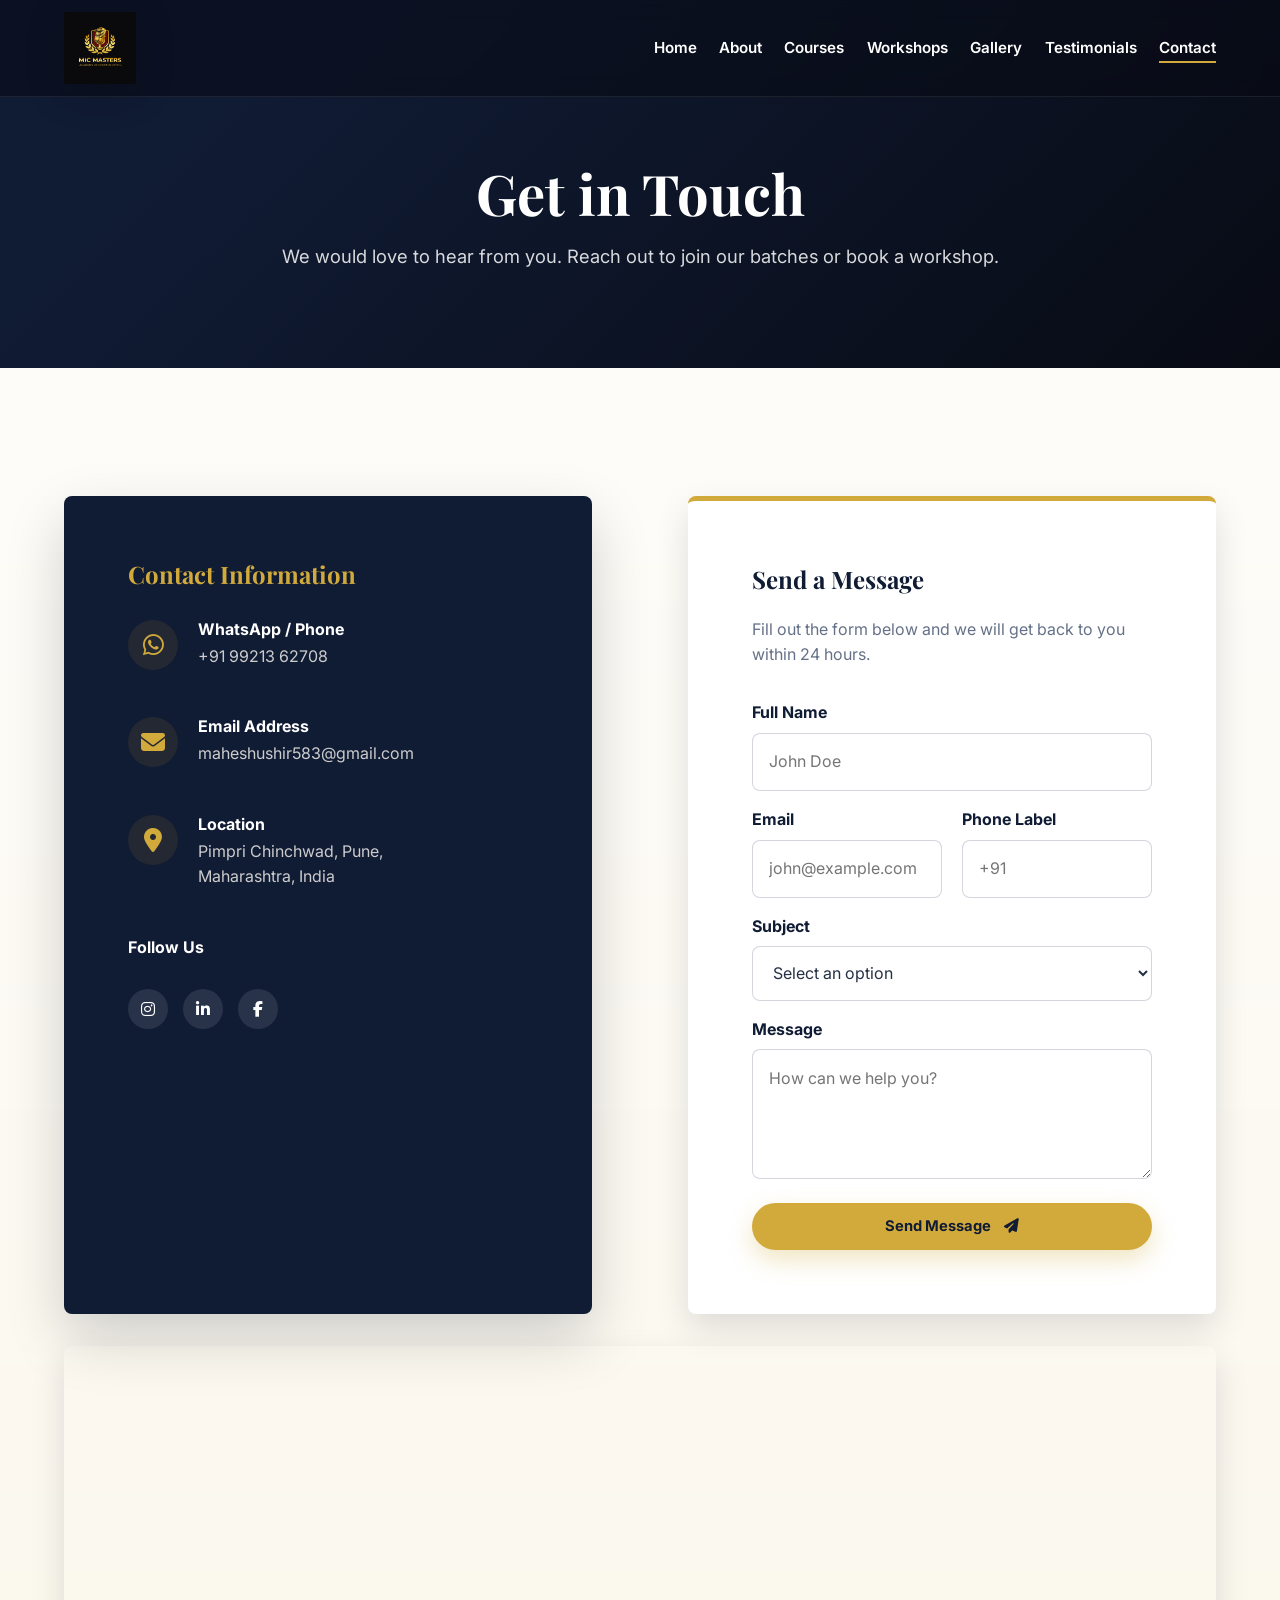
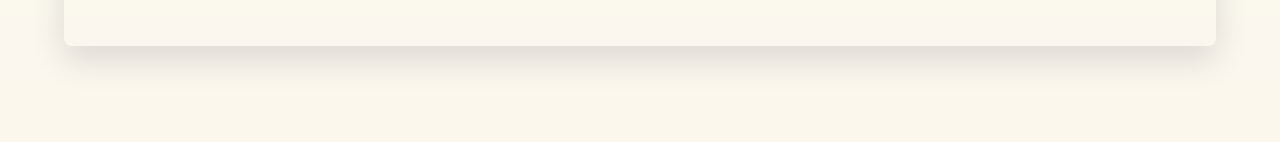
<file: contact_backup.html>
<!DOCTYPE html>
<html lang="en">
<head>
  <meta charset="UTF-8">
  <meta name="viewport" content="width=device-width, initial-scale=1.0">
  <title>Contact Us | Mic Masters Academy</title>
  <link rel="stylesheet" href="https://cdnjs.cloudflare.com/ajax/libs/font-awesome/6.4.0/css/all.min.css">
  <link rel="stylesheet" href="css/style.css">
  <link rel="stylesheet" href="css/components.css">
  <link rel="stylesheet" href="css/animations.css">
  <style>
    .page-header { background: linear-gradient(135deg, var(--color-primary), var(--color-dark)); padding: 120px 0 60px; text-align: center; color: var(--color-light); }
    
    .contact-container {
      display: grid;
      grid-template-columns: 1fr 1fr;
      gap: var(--space-2xl);
      margin-top: var(--space-lg);
    }
    
    .contact-info-card {
      background: var(--color-primary);
      color: var(--color-light);
      padding: var(--space-xl);
      border-radius: var(--radius-lg);
      box-shadow: var(--shadow-lg);
    }
    
    .contact-form-card {
      background: var(--color-light);
      padding: var(--space-xl);
      border-radius: var(--radius-lg);
      box-shadow: var(--shadow-md);
      border-top: 5px solid var(--color-accent);
    }
    
    .info-item {
      display: flex;
      gap: 20px;
      margin-bottom: 2rem;
      align-items: flex-start;
    }
    
    .info-icon {
      font-size: 1.5rem;
      color: var(--color-accent);
      background: rgba(201, 160, 36, 0.1);
      width: 50px;
      height: 50px;
      display: flex;
      align-items: center;
      justify-content: center;
      border-radius: 50%;
    }
    
    .info-content h4 {
      color: var(--color-light);
      margin-bottom: 5px;
      font-family: var(--font-body);
    }
    
    .info-content p {
      color: #ccc;
    }
    
    .social-links {
      display: flex;
      gap: 15px;
      margin-top: 2rem;
    }
    
    .social-btn {
      width: 40px;
      height: 40px;
      display: flex;
      align-items: center;
      justify-content: center;
      border-radius: 50%;
      background: rgba(255, 255, 255, 0.1);
      color: var(--color-light);
      transition: all 0.3s ease;
    }
    
    .social-btn:hover {
      background: var(--color-accent);
      color: var(--color-primary);
      transform: translateY(-3px);
    }
    
    .map-container {
      width: 100%;
      height: 300px;
      border-radius: var(--radius-md);
      overflow: hidden;
      margin-top: 2rem;
    }
    
    @media (max-width: 768px) {
      .contact-container { grid-template-columns: 1fr; }
    }
  </style>
</head>
<body>

  <nav class="navbar" id="navbar">
    <div class="container navbar-nav">
      <a href="index.html" class="nav-brand"><img src="assets/images/logo.png" alt="Logo" class="nav-logo" onerror="this.src='https://placehold.co/150x50/0f1e3d/c9a024?text=MIC+MASTERS'"></a>
      <button class="mobile-menu-btn"><i class="fas fa-bars"></i></button>
      <ul class="nav-links">
        <li><a href="index.html" class="nav-link">Home</a></li>
        <li><a href="about.html" class="nav-link">About</a></li>
        <li><a href="courses.html" class="nav-link">Courses</a></li>
        <li><a href="workshops.html" class="nav-link">Workshops</a></li>
        <li><a href="gallery.html" class="nav-link">Gallery</a></li>
        <li><a href="testimonials.html" class="nav-link">Testimonials</a></li>
        <li><a href="contact.html" class="nav-link active">Contact</a></li>
      </ul>
    </div>
  </nav>

  <header class="page-header" style="background: linear-gradient(135deg, var(--color-primary) 20%, var(--color-dark) 100%); padding: 160px 0 80px; text-align: center; color: var(--color-light);">
    <div class="container fade-up delay-100">
      <h1 class="hero-title" style="font-size: 3.5rem;">Get in Touch</h1>
      <p class="hero-subtitle">We would love to hear from you. Reach out to join our batches or book a workshop.</p>
    </div>
  </header>

  <section class="section-padding bg-cream">
    <div class="container contact-container">
      
      <!-- Contact Info -->
      <div class="contact-info-card fade-right">
        <h2 style="font-family: var(--font-heading); margin-bottom: 2rem; color: var(--color-accent);">Contact Information</h2>
        
        <div class="info-item">
          <div class="info-icon"><i class="fab fa-whatsapp"></i></div>
          <div class="info-content">
            <h4>WhatsApp / Phone</h4>
            <p><a href="https://wa.me/919921362708">+91 99213 62708</a></p>
          </div>
        </div>
        
        <div class="info-item">
          <div class="info-icon"><i class="fas fa-envelope"></i></div>
          <div class="info-content">
            <h4>Email Address</h4>
            <p><a href="mailto:maheshushir583@gmail.com">maheshushir583@gmail.com</a></p>
          </div>
        </div>
        
        <div class="info-item">
          <div class="info-icon"><i class="fas fa-map-marker-alt"></i></div>
          <div class="info-content">
            <h4>Location</h4>
            <p>Pimpri Chinchwad, Pune,<br>Maharashtra, India</p>
          </div>
        </div>
        
        <h4 style="margin-top: 2rem; color: var(--color-light); font-family: var(--font-body);">Follow Us</h4>
        <div class="social-links">
          <a href="https://instagram.com/micmasters_with_mahesh" class="social-btn" target="_blank"><i class="fab fa-instagram"></i></a>
          <a href="#" class="social-btn"><i class="fab fa-linkedin-in"></i></a>
          <a href="#" class="social-btn"><i class="fab fa-facebook-f"></i></a>
        </div>
      </div>
      
      <!-- Contact Form using Web3Forms -->
      <div class="contact-form-card fade-left">
        <h2 style="font-family: var(--font-heading); color: var(--color-primary); margin-bottom: 1.5rem;">Send a Message</h2>
        <p style="color: var(--color-text-muted); margin-bottom: 2rem;">Fill out the form below and we will get back to you within 24 hours.</p>
        
        <!-- Action can be updated with access key from Web3Forms for maheshushir583@gmail.com -->
        <form action="https://api.web3forms.com/submit" method="POST">
          <!-- Replace value with actual web3forms token -->
          <input type="hidden" name="access_key" value="YOUR_WEB3FORMS_ACCESS_KEY_HERE">
          
          <div class="form-group">
            <label class="form-label">Full Name</label>
            <input type="text" name="name" class="form-control" required placeholder="John Doe">
          </div>
          
          <div style="display: grid; grid-template-columns: 1fr 1fr; gap: 20px;">
            <div class="form-group">
              <label class="form-label">Email</label>
              <input type="email" name="email" class="form-control" required placeholder="john@example.com">
            </div>
            <div class="form-group">
              <label class="form-label">Phone Label</label>
              <input type="tel" name="phone" class="form-control" placeholder="+91 ">
            </div>
          </div>
          
          <div class="form-group">
            <label class="form-label">Subject</label>
            <select name="subject" class="form-control" required style="cursor: pointer; appearance: auto;">
              <option value="" disabled selected>Select an option</option>
              <option value="General Enquiry">General Enquiry</option>
              <option value="Course Enquiry">Course Enquiry</option>
              <option value="Workshop Placement">Workshop Enquiry</option>
              <option value="Partnership">Partnership</option>
            </select>
          </div>
          
          <div class="form-group">
            <label class="form-label">Message</label>
            <textarea name="message" class="form-control" required placeholder="How can we help you?"></textarea>
          </div>
          
          <!-- Web3forms success redirect -->
          <input type="hidden" name="redirect" value="https://web3forms.com/success">
          
          <button type="submit" class="btn btn-primary" style="width: 100%;">Send Message <i class="fas fa-paper-plane" style="margin-left: 5px;"></i></button>
        </form>
      </div>
      
    </div>
    
    <!-- Embedded Google Map -->
    <div class="container fade-up delay-200">
      <div class="map-container" style="box-shadow: var(--shadow-md);">
        <iframe src="https://www.google.com/maps/embed?pb=!1m18!1m12!1m3!1d121058.93187093223!2d73.73801089901511!3d18.627999863832876!2m3!1f0!2f0!3f0!3m2!1i1024!2i768!4f13.1!3m3!1m2!1s0x3bc2b851bc0411ed%3A0xe5eb6cba8d15a5f1!2sPimpri-Chinchwad%2C%20Maharashtra!5e0!3m2!1sen!2sin!4v1700000000000!5m2!1sen!2sin" width="100%" height="100%" style="border:0;" allowfullscreen="" loading="lazy" referrerpolicy="no-referrer-when-downgrade"></iframe>
      </div>
    </div>
  </section>

  <script src="js/main.js"></script>
</body>
</html>
</file>
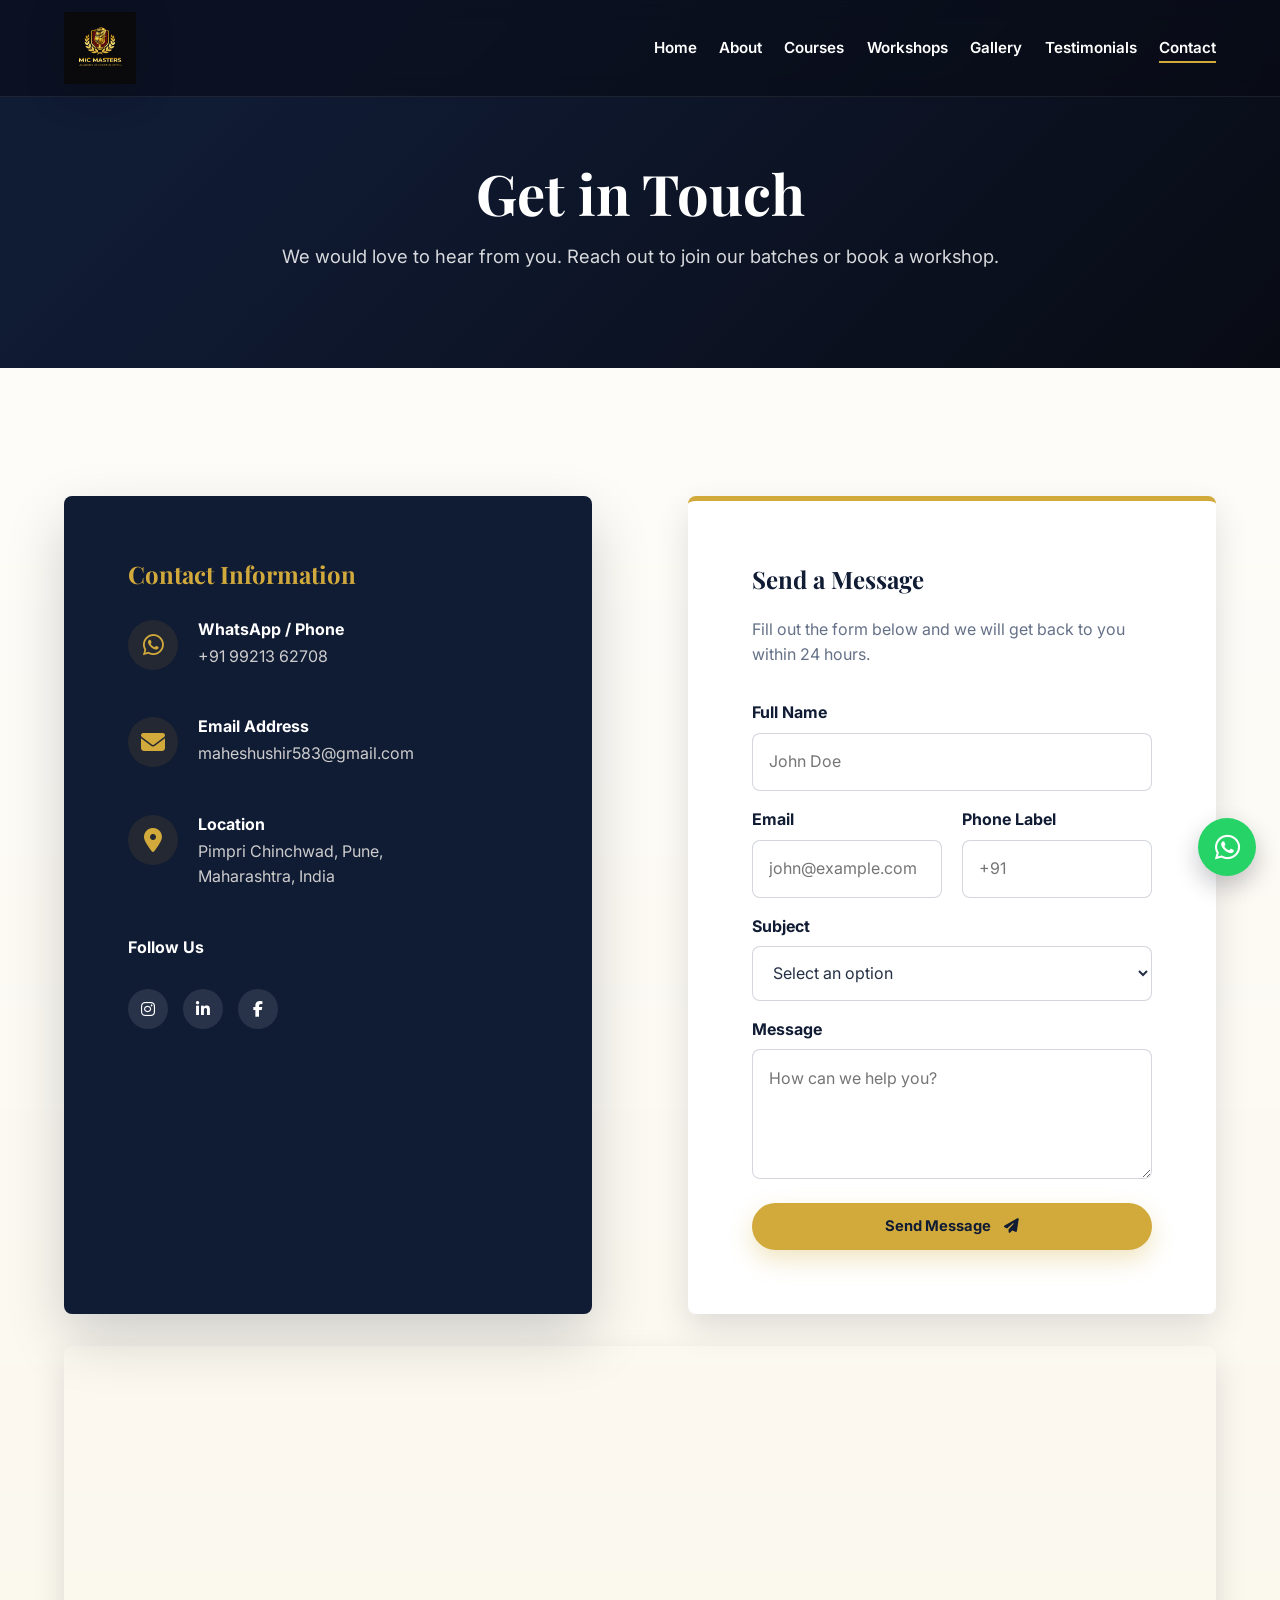
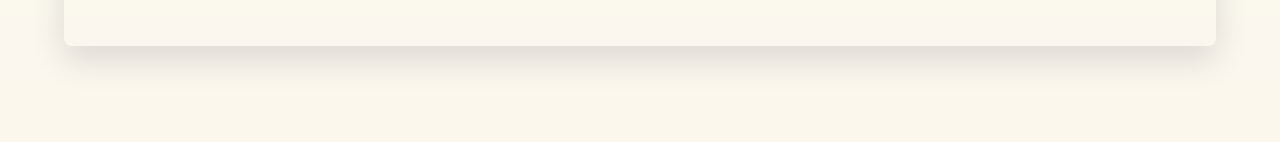
<file: contact_new.html>
<!DOCTYPE html>
<html lang="en">
<head>
  <meta charset="UTF-8">
  <meta name="viewport" content="width=device-width, initial-scale=1.0">
  <title>Contact Us | Mic Masters Academy</title>
  <link rel="stylesheet" href="https://cdnjs.cloudflare.com/ajax/libs/font-awesome/6.4.0/css/all.min.css">
  <link rel="stylesheet" href="css/style.css">
  <link rel="stylesheet" href="css/components.css">
  <link rel="stylesheet" href="css/animations.css">
  <style>
    .page-header { background: linear-gradient(135deg, var(--color-primary), var(--color-dark)); padding: 120px 0 60px; text-align: center; color: var(--color-light); }
    
    .contact-container {
      display: grid;
      grid-template-columns: 1fr 1fr;
      gap: var(--space-2xl);
      margin-top: var(--space-lg);
    }
    
    .contact-info-card {
      background: var(--color-primary);
      color: var(--color-light);
      padding: var(--space-xl);
      border-radius: var(--radius-lg);
      box-shadow: var(--shadow-lg);
    }
    
    .contact-form-card {
      background: var(--color-light);
      padding: var(--space-xl);
      border-radius: var(--radius-lg);
      box-shadow: var(--shadow-md);
      border-top: 5px solid var(--color-accent);
    }
    
    .info-item {
      display: flex;
      gap: 20px;
      margin-bottom: 2rem;
      align-items: flex-start;
    }
    
    .info-icon {
      font-size: 1.5rem;
      color: var(--color-accent);
      background: rgba(201, 160, 36, 0.1);
      width: 50px;
      height: 50px;
      display: flex;
      align-items: center;
      justify-content: center;
      border-radius: 50%;
    }
    
    .info-content h4 {
      color: var(--color-light);
      margin-bottom: 5px;
      font-family: var(--font-body);
    }
    
    .info-content p {
      color: #ccc;
    }
    
    .social-links {
      display: flex;
      gap: 15px;
      margin-top: 2rem;
    }
    
    .social-btn {
      width: 40px;
      height: 40px;
      display: flex;
      align-items: center;
      justify-content: center;
      border-radius: 50%;
      background: rgba(255, 255, 255, 0.1);
      color: var(--color-light);
      transition: all 0.3s ease;
    }
    
    .social-btn:hover {
      background: var(--color-accent);
      color: var(--color-primary);
      transform: translateY(-3px);
    }
    
    .map-container {
      width: 100%;
      height: 300px;
      border-radius: var(--radius-md);
      overflow: hidden;
      margin-top: 2rem;
    }
    
    @media (max-width: 768px) {
      .contact-container { grid-template-columns: 1fr; }
    }
  </style>
</head>
<body>

  <nav class="navbar" id="navbar">
    <div class="container navbar-nav">
      <a href="index.html" class="nav-brand"><img src="assets/images/logo.png" alt="Logo" class="nav-logo" onerror="this.src='https://placehold.co/150x50/0f1e3d/c9a024?text=MIC+MASTERS'"></a>
      <button class="mobile-menu-btn"><i class="fas fa-bars"></i></button>
      <ul class="nav-links">
        <li><a href="index.html" class="nav-link">Home</a></li>
        <li><a href="about.html" class="nav-link">About</a></li>
        <li><a href="courses.html" class="nav-link">Courses</a></li>
        <li><a href="workshops.html" class="nav-link">Workshops</a></li>
        <li><a href="gallery.html" class="nav-link">Gallery</a></li>
        <li><a href="testimonials.html" class="nav-link">Testimonials</a></li>
        <li><a href="contact.html" class="nav-link active">Contact</a></li>
      </ul>
    </div>
  </nav>

  <header class="page-header" style="background: linear-gradient(135deg, var(--color-primary) 20%, var(--color-dark) 100%); padding: 160px 0 80px; text-align: center; color: var(--color-light);">
    <div class="container fade-up delay-100">
      <h1 class="hero-title" style="font-size: 3.5rem;">Get in Touch</h1>
      <p class="hero-subtitle">We would love to hear from you. Reach out to join our batches or book a workshop.</p>
    </div>
  </header>

  <section class="section-padding bg-cream">
    <div class="container contact-container">
      
      <!-- Contact Info -->
      <div class="contact-info-card fade-right">
        <h2 style="font-family: var(--font-heading); margin-bottom: 2rem; color: var(--color-accent);">Contact Information</h2>
        
        <div class="info-item">
          <div class="info-icon"><i class="fab fa-whatsapp"></i></div>
          <div class="info-content">
            <h4>WhatsApp / Phone</h4>
            <p><a href="https://wa.me/919921362708">+91 99213 62708</a></p>
          </div>
        </div>
        
        <div class="info-item">
          <div class="info-icon"><i class="fas fa-envelope"></i></div>
          <div class="info-content">
            <h4>Email Address</h4>
            <p><a href="mailto:maheshushir583@gmail.com">maheshushir583@gmail.com</a></p>
          </div>
        </div>
        
        <div class="info-item">
          <div class="info-icon"><i class="fas fa-map-marker-alt"></i></div>
          <div class="info-content">
            <h4>Location</h4>
            <p>Pimpri Chinchwad, Pune,<br>Maharashtra, India</p>
          </div>
        </div>
        
        <h4 style="margin-top: 2rem; color: var(--color-light); font-family: var(--font-body);">Follow Us</h4>
        <div class="social-links">
          <a href="https://instagram.com/micmasters_with_mahesh" class="social-btn" target="_blank"><i class="fab fa-instagram"></i></a>
          <a href="#" class="social-btn"><i class="fab fa-linkedin-in"></i></a>
          <a href="#" class="social-btn"><i class="fab fa-facebook-f"></i></a>
        </div>
      </div>
      
      <!-- Contact Form using Web3Forms -->
      <div class="contact-form-card fade-left">
        <h2 style="font-family: var(--font-heading); color: var(--color-primary); margin-bottom: 1.5rem;">Send a Message</h2>
        <p style="color: var(--color-text-muted); margin-bottom: 2rem;">Fill out the form below and we will get back to you within 24 hours.</p>
        
        <!-- Action can be updated with access key from Web3Forms for maheshushir583@gmail.com -->
        <form action="https://api.web3forms.com/submit" method="POST">
          <!-- Replace value with actual web3forms token -->
          <input type="hidden" name="access_key" value="YOUR_WEB3FORMS_ACCESS_KEY_HERE">
          
          <div class="form-group">
            <label class="form-label">Full Name</label>
            <input type="text" name="name" class="form-control" required placeholder="John Doe">
          </div>
          
          <div style="display: grid; grid-template-columns: 1fr 1fr; gap: 20px;">
            <div class="form-group">
              <label class="form-label">Email</label>
              <input type="email" name="email" class="form-control" required placeholder="john@example.com">
            </div>
            <div class="form-group">
              <label class="form-label">Phone Label</label>
              <input type="tel" name="phone" class="form-control" placeholder="+91 ">
            </div>
          </div>
          
          <div class="form-group">
            <label class="form-label">Subject</label>
            <select name="subject" class="form-control" required style="cursor: pointer; appearance: auto;">
              <option value="" disabled selected>Select an option</option>
              <option value="General Enquiry">General Enquiry</option>
              <option value="Course Enquiry">Course Enquiry</option>
              <option value="Workshop Placement">Workshop Enquiry</option>
              <option value="Partnership">Partnership</option>
            </select>
          </div>
          
          <div class="form-group">
            <label class="form-label">Message</label>
            <textarea name="message" class="form-control" required placeholder="How can we help you?"></textarea>
          </div>
          
          <!-- Web3forms success redirect -->
          <input type="hidden" name="redirect" value="https://web3forms.com/success">
          
          <button type="submit" class="btn btn-primary" style="width: 100%;">Send Message <i class="fas fa-paper-plane" style="margin-left: 5px;"></i></button>
        </form>
      </div>
      
    </div>
    
    <!-- Embedded Google Map -->
    <div class="container fade-up delay-200">
      <div class="map-container" style="box-shadow: var(--shadow-md);">
        <iframe src="https://www.google.com/maps/embed?pb=!1m18!1m12!1m3!1d121058.93187093223!2d73.73801089901511!3d18.627999863832876!2m3!1f0!2f0!3f0!3m2!1i1024!2i768!4f13.1!3m3!1m2!1s0x3bc2b851bc0411ed%3A0xe5eb6cba8d15a5f1!2sPimpri-Chinchwad%2C%20Maharashtra!5e0!3m2!1sen!2sin!4v1700000000000!5m2!1sen!2sin" width="100%" height="100%" style="border:0;" allowfullscreen="" loading="lazy" referrerpolicy="no-referrer-when-downgrade"></iframe>
      </div>
    </div>
  </section>

  <script src="js/main.js"></script>
  <!-- WhatsApp Floating Button -->
  <a href="https://wa.me/919921362708" class="whatsapp-float" target="_blank">
    <i class="fab fa-whatsapp"></i>
  </a>
</body>
</html>
</file>
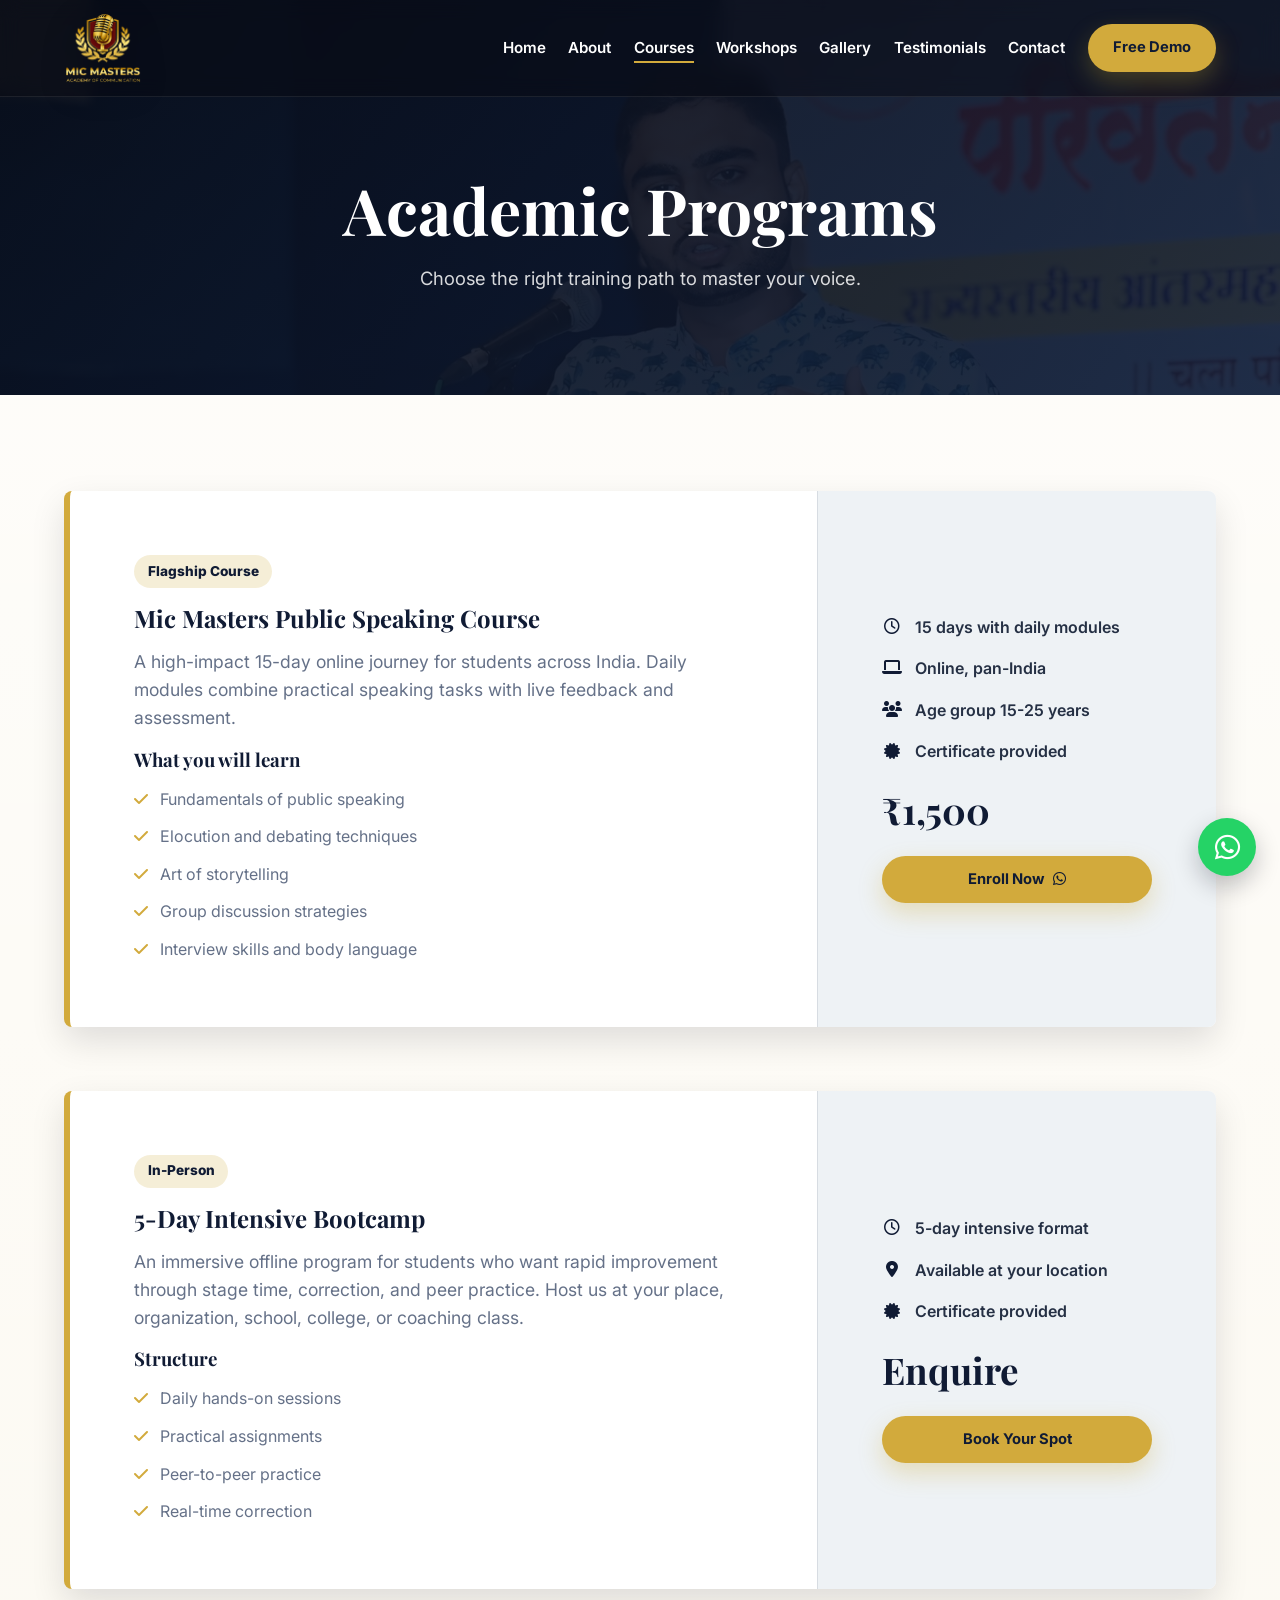
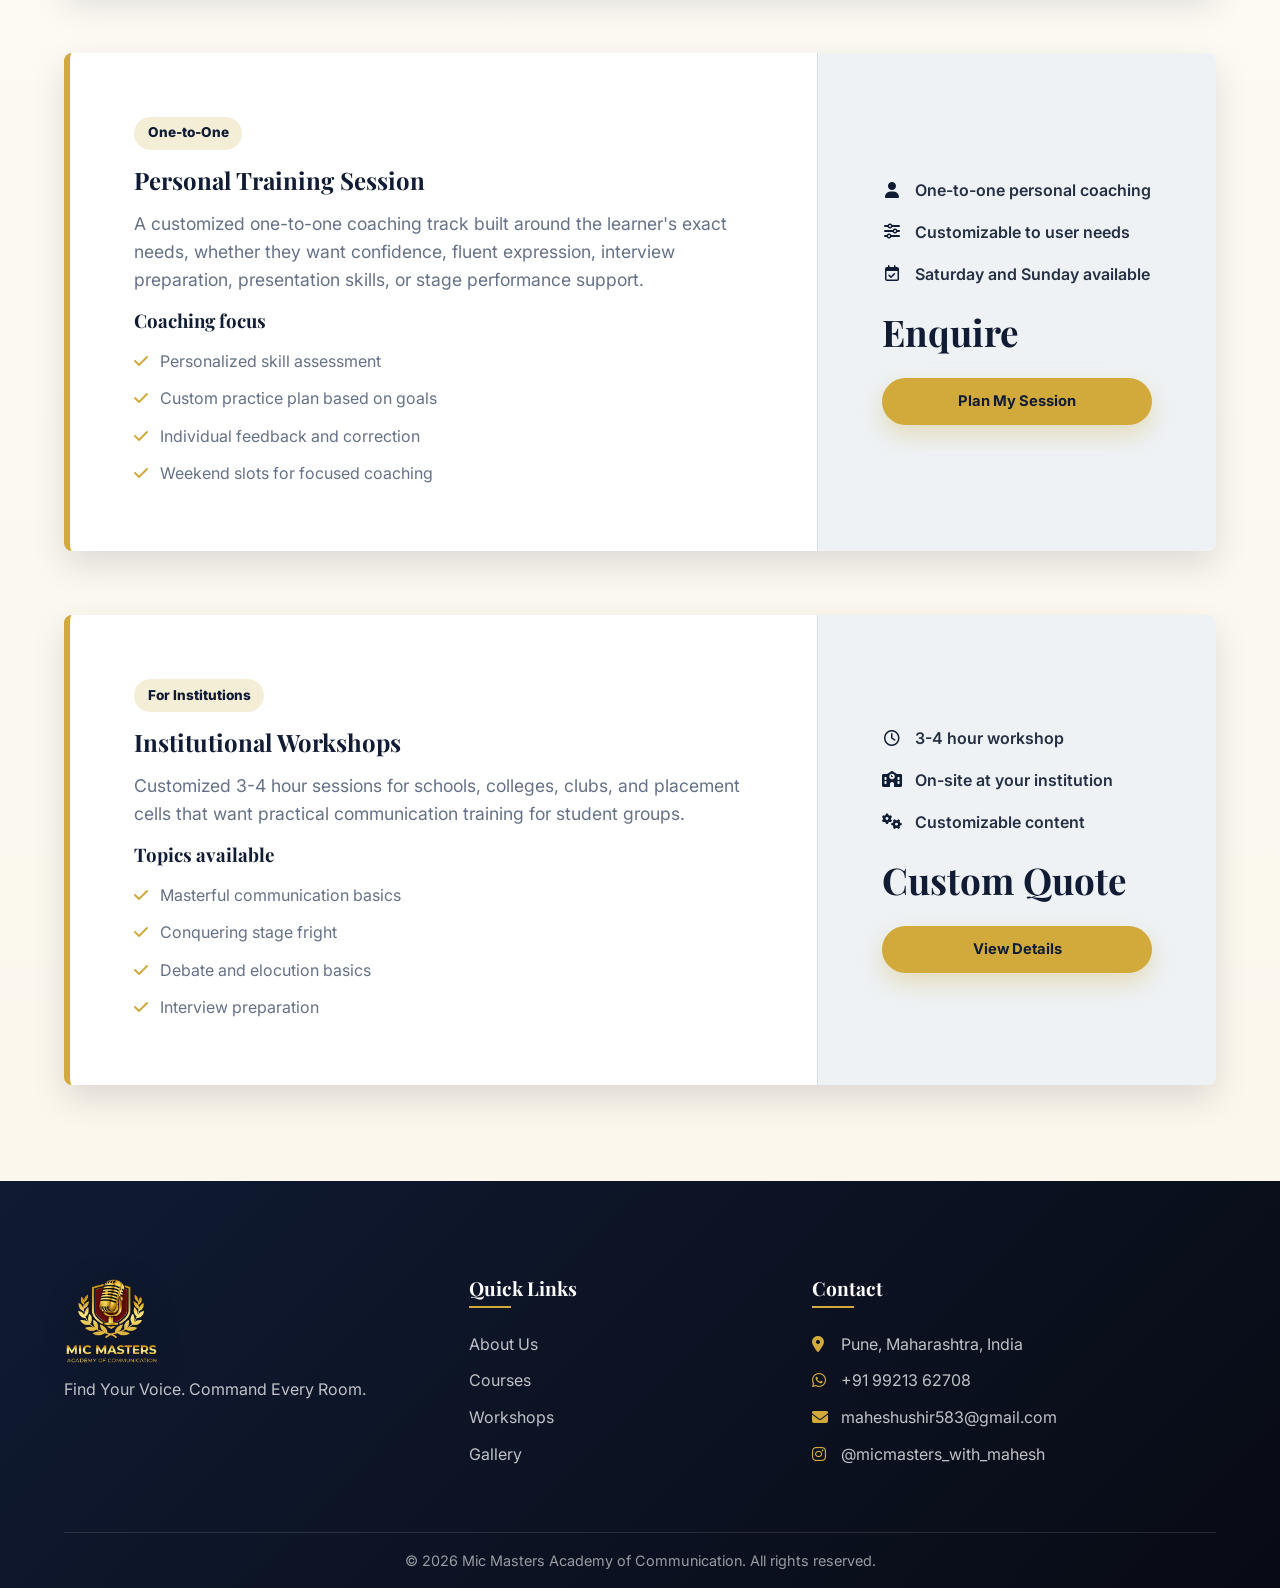
<file: courses.html>
<!DOCTYPE html>
<html lang="en">
<head>
  <meta charset="UTF-8">
  <meta name="viewport" content="width=device-width, initial-scale=1.0">
  <title>Courses | Mic Masters Academy</title>
  <meta name="description" content="Explore Mic Masters Academy communication and soft skills courses, including online training, intensive bootcamps, personal coaching, and institution workshops.">
  <link rel="stylesheet" href="https://cdnjs.cloudflare.com/ajax/libs/font-awesome/6.4.0/css/all.min.css">
  <link rel="stylesheet" href="css/style.css">
  <link rel="stylesheet" href="css/components.css">
  <link rel="stylesheet" href="css/animations.css">
  <style>
    .course-list {
      display: grid;
      gap: var(--space-xl);
    }

    .course-row {
      display: grid;
      grid-template-columns: minmax(0, 1.5fr) minmax(280px, 0.8fr);
      overflow: hidden;
      border-left: 6px solid var(--color-accent);
      border-radius: var(--radius-lg);
      background: var(--color-light);
      box-shadow: var(--shadow-md);
    }

    .course-info,
    .course-meta {
      padding: var(--space-xl);
    }

    .course-meta {
      display: grid;
      align-content: center;
      gap: 1rem;
      background: var(--color-bg-alt);
      border-left: 1px solid rgba(15, 30, 61, 0.1);
    }

    .tag {
      display: inline-flex;
      width: fit-content;
      margin-bottom: 1rem;
      padding: 0.35rem 0.85rem;
      border-radius: var(--radius-full);
      background: rgba(201, 160, 36, 0.18);
      color: var(--color-primary);
      font-size: 0.85rem;
      font-weight: 800;
    }

    .meta-item {
      display: flex;
      gap: 0.8rem;
      align-items: flex-start;
      color: var(--color-text-body);
      font-weight: 600;
    }

    .meta-item i {
      width: 20px;
      margin-top: 0.2rem;
      color: var(--color-primary);
      text-align: center;
    }

    .course-price {
      font-family: var(--font-heading);
      color: var(--color-primary);
      font-size: 2.3rem;
      font-weight: 700;
    }

    @media (max-width: 860px) {
      .course-row {
        grid-template-columns: 1fr;
      }

      .course-meta {
        border-left: 0;
        border-top: 1px solid rgba(15, 30, 61, 0.1);
      }
    }
  </style>
</head>
<body>
  <nav class="navbar" id="navbar">
    <div class="container navbar-nav">
      <a href="index.html" class="nav-brand" aria-label="Mic Masters Academy home">
        <img src="assets/images/logo-clean.png" alt="Mic Masters Academy" class="nav-logo">
      </a>
      <button class="mobile-menu-btn" type="button" aria-label="Toggle navigation" aria-expanded="false">
        <i class="fas fa-bars" aria-hidden="true"></i>
      </button>
      <ul class="nav-links">
        <li><a href="index.html" class="nav-link">Home</a></li>
        <li><a href="about.html" class="nav-link">About</a></li>
        <li><a href="courses.html" class="nav-link active">Courses</a></li>
        <li><a href="workshops.html" class="nav-link">Workshops</a></li>
        <li><a href="gallery.html" class="nav-link">Gallery</a></li>
        <li><a href="testimonials.html" class="nav-link">Testimonials</a></li>
        <li><a href="contact.html" class="nav-link">Contact</a></li>
        <li><a href="contact.html" class="btn btn-primary">Free Demo</a></li>
      </ul>
    </div>
  </nav>

  <header class="page-header">
    <div class="container fade-up">
      <h1>Academic Programs</h1>
      <p>Choose the right training path to master your voice.</p>
    </div>
  </header>

  <main>
    <section class="section-padding bg-cream">
      <div class="container course-list">
        <article class="course-row fade-up delay-100" id="online">
          <div class="course-info">
            <span class="tag">Flagship Course</span>
            <h2>Mic Masters Public Speaking Course</h2>
            <p class="lead">A high-impact 15-day online journey for students across India. Daily modules combine practical speaking tasks with live feedback and assessment.</p>
            <h3>What you will learn</h3>
            <ul class="feature-list">
              <li><i class="fas fa-check" aria-hidden="true"></i> Fundamentals of public speaking</li>
              <li><i class="fas fa-check" aria-hidden="true"></i> Elocution and debating techniques</li>
              <li><i class="fas fa-check" aria-hidden="true"></i> Art of storytelling</li>
              <li><i class="fas fa-check" aria-hidden="true"></i> Group discussion strategies</li>
              <li><i class="fas fa-check" aria-hidden="true"></i> Interview skills and body language</li>
            </ul>
          </div>
          <div class="course-meta">
            <div class="meta-item"><i class="far fa-clock" aria-hidden="true"></i> 15 days with daily modules</div>
            <div class="meta-item"><i class="fas fa-laptop" aria-hidden="true"></i> Online, pan-India</div>
            <div class="meta-item"><i class="fas fa-users" aria-hidden="true"></i> Age group 15-25 years</div>
            <div class="meta-item"><i class="fas fa-certificate" aria-hidden="true"></i> Certificate provided</div>
            <div class="course-price">&#8377;1,500</div>
            <a href="https://wa.me/919921362708?text=I'm%20interested%20in%20the%2015-day%20online%20course" class="btn btn-primary" target="_blank" rel="noopener">
              Enroll Now <i class="fab fa-whatsapp" aria-hidden="true"></i>
            </a>
          </div>
        </article>

        <article class="course-row fade-up delay-200" id="intensive">
          <div class="course-info">
            <span class="tag">In-Person</span>
            <h2>5-Day Intensive Bootcamp</h2>
            <p class="lead">An immersive offline program for students who want rapid improvement through stage time, correction, and peer practice. Host us at your place, organization, school, college, or coaching class.</p>
            <h3>Structure</h3>
            <ul class="feature-list">
              <li><i class="fas fa-check" aria-hidden="true"></i> Daily hands-on sessions</li>
              <li><i class="fas fa-check" aria-hidden="true"></i> Practical assignments</li>
              <li><i class="fas fa-check" aria-hidden="true"></i> Peer-to-peer practice</li>
              <li><i class="fas fa-check" aria-hidden="true"></i> Real-time correction</li>
            </ul>
          </div>
          <div class="course-meta">
            <div class="meta-item"><i class="far fa-clock" aria-hidden="true"></i> 5-day intensive format</div>
            <div class="meta-item"><i class="fas fa-map-marker-alt" aria-hidden="true"></i> Available at your location</div>
            <div class="meta-item"><i class="fas fa-certificate" aria-hidden="true"></i> Certificate provided</div>
            <div class="course-price">Enquire</div>
            <a href="contact.html" class="btn btn-primary">Book Your Spot</a>
          </div>
        </article>

        <article class="course-row fade-up delay-300" id="personal-training">
          <div class="course-info">
            <span class="tag">One-to-One</span>
            <h2>Personal Training Session</h2>
            <p class="lead">A customized one-to-one coaching track built around the learner's exact needs, whether they want confidence, fluent expression, interview preparation, presentation skills, or stage performance support.</p>
            <h3>Coaching focus</h3>
            <ul class="feature-list">
              <li><i class="fas fa-check" aria-hidden="true"></i> Personalized skill assessment</li>
              <li><i class="fas fa-check" aria-hidden="true"></i> Custom practice plan based on goals</li>
              <li><i class="fas fa-check" aria-hidden="true"></i> Individual feedback and correction</li>
              <li><i class="fas fa-check" aria-hidden="true"></i> Weekend slots for focused coaching</li>
            </ul>
          </div>
          <div class="course-meta">
            <div class="meta-item"><i class="fas fa-user" aria-hidden="true"></i> One-to-one personal coaching</div>
            <div class="meta-item"><i class="fas fa-sliders-h" aria-hidden="true"></i> Customizable to user needs</div>
            <div class="meta-item"><i class="far fa-calendar-check" aria-hidden="true"></i> Saturday and Sunday available</div>
            <div class="course-price">Enquire</div>
            <a href="contact.html" class="btn btn-primary">Plan My Session</a>
          </div>
        </article>

        <article class="course-row fade-up delay-400" id="workshops">
          <div class="course-info">
            <span class="tag">For Institutions</span>
            <h2>Institutional Workshops</h2>
            <p class="lead">Customized 3-4 hour sessions for schools, colleges, clubs, and placement cells that want practical communication training for student groups.</p>
            <h3>Topics available</h3>
            <ul class="feature-list">
              <li><i class="fas fa-check" aria-hidden="true"></i> Masterful communication basics</li>
              <li><i class="fas fa-check" aria-hidden="true"></i> Conquering stage fright</li>
              <li><i class="fas fa-check" aria-hidden="true"></i> Debate and elocution basics</li>
              <li><i class="fas fa-check" aria-hidden="true"></i> Interview preparation</li>
            </ul>
          </div>
          <div class="course-meta">
            <div class="meta-item"><i class="far fa-clock" aria-hidden="true"></i> 3-4 hour workshop</div>
            <div class="meta-item"><i class="fas fa-school" aria-hidden="true"></i> On-site at your institution</div>
            <div class="meta-item"><i class="fas fa-cogs" aria-hidden="true"></i> Customizable content</div>
            <div class="course-price">Custom Quote</div>
            <a href="workshops.html" class="btn btn-primary">View Details</a>
          </div>
        </article>
      </div>
    </section>
  </main>

  <footer class="footer">
    <div class="container">
      <div class="footer-grid">
        <div>
          <img src="assets/images/logo-clean.png" alt="Mic Masters Academy" class="nav-logo">
          <p>Find Your Voice. Command Every Room.</p>
        </div>
        <div>
          <h4 class="footer-title">Quick Links</h4>
          <ul class="footer-links">
            <li><a href="about.html">About Us</a></li>
            <li><a href="courses.html">Courses</a></li>
            <li><a href="workshops.html">Workshops</a></li>
            <li><a href="gallery.html">Gallery</a></li>
          </ul>
        </div>
        <div>
          <h4 class="footer-title">Contact</h4>
          <ul class="footer-contact">
            <li><i class="fas fa-map-marker-alt" aria-hidden="true"></i> Pune, Maharashtra, India</li>
            <li><i class="fab fa-whatsapp" aria-hidden="true"></i> <a href="https://wa.me/919921362708">+91 99213 62708</a></li>
            <li><i class="fas fa-envelope" aria-hidden="true"></i> <a href="mailto:maheshushir583@gmail.com">maheshushir583@gmail.com</a></li>
            <li><i class="fab fa-instagram" aria-hidden="true"></i> <a href="https://instagram.com/micmasters_with_mahesh" target="_blank" rel="noopener">@micmasters_with_mahesh</a></li>
          </ul>
        </div>
      </div>
      <div class="footer-bottom">&copy; 2026 Mic Masters Academy of Communication. All rights reserved.</div>
    </div>
  </footer>

  <a href="https://wa.me/919921362708" class="whatsapp-float" target="_blank" rel="noopener" aria-label="Chat with Mic Masters Academy on WhatsApp">
    <i class="fab fa-whatsapp" aria-hidden="true"></i>
  </a>
  <script src="js/main.js"></script>
</body>
</html>
</file>
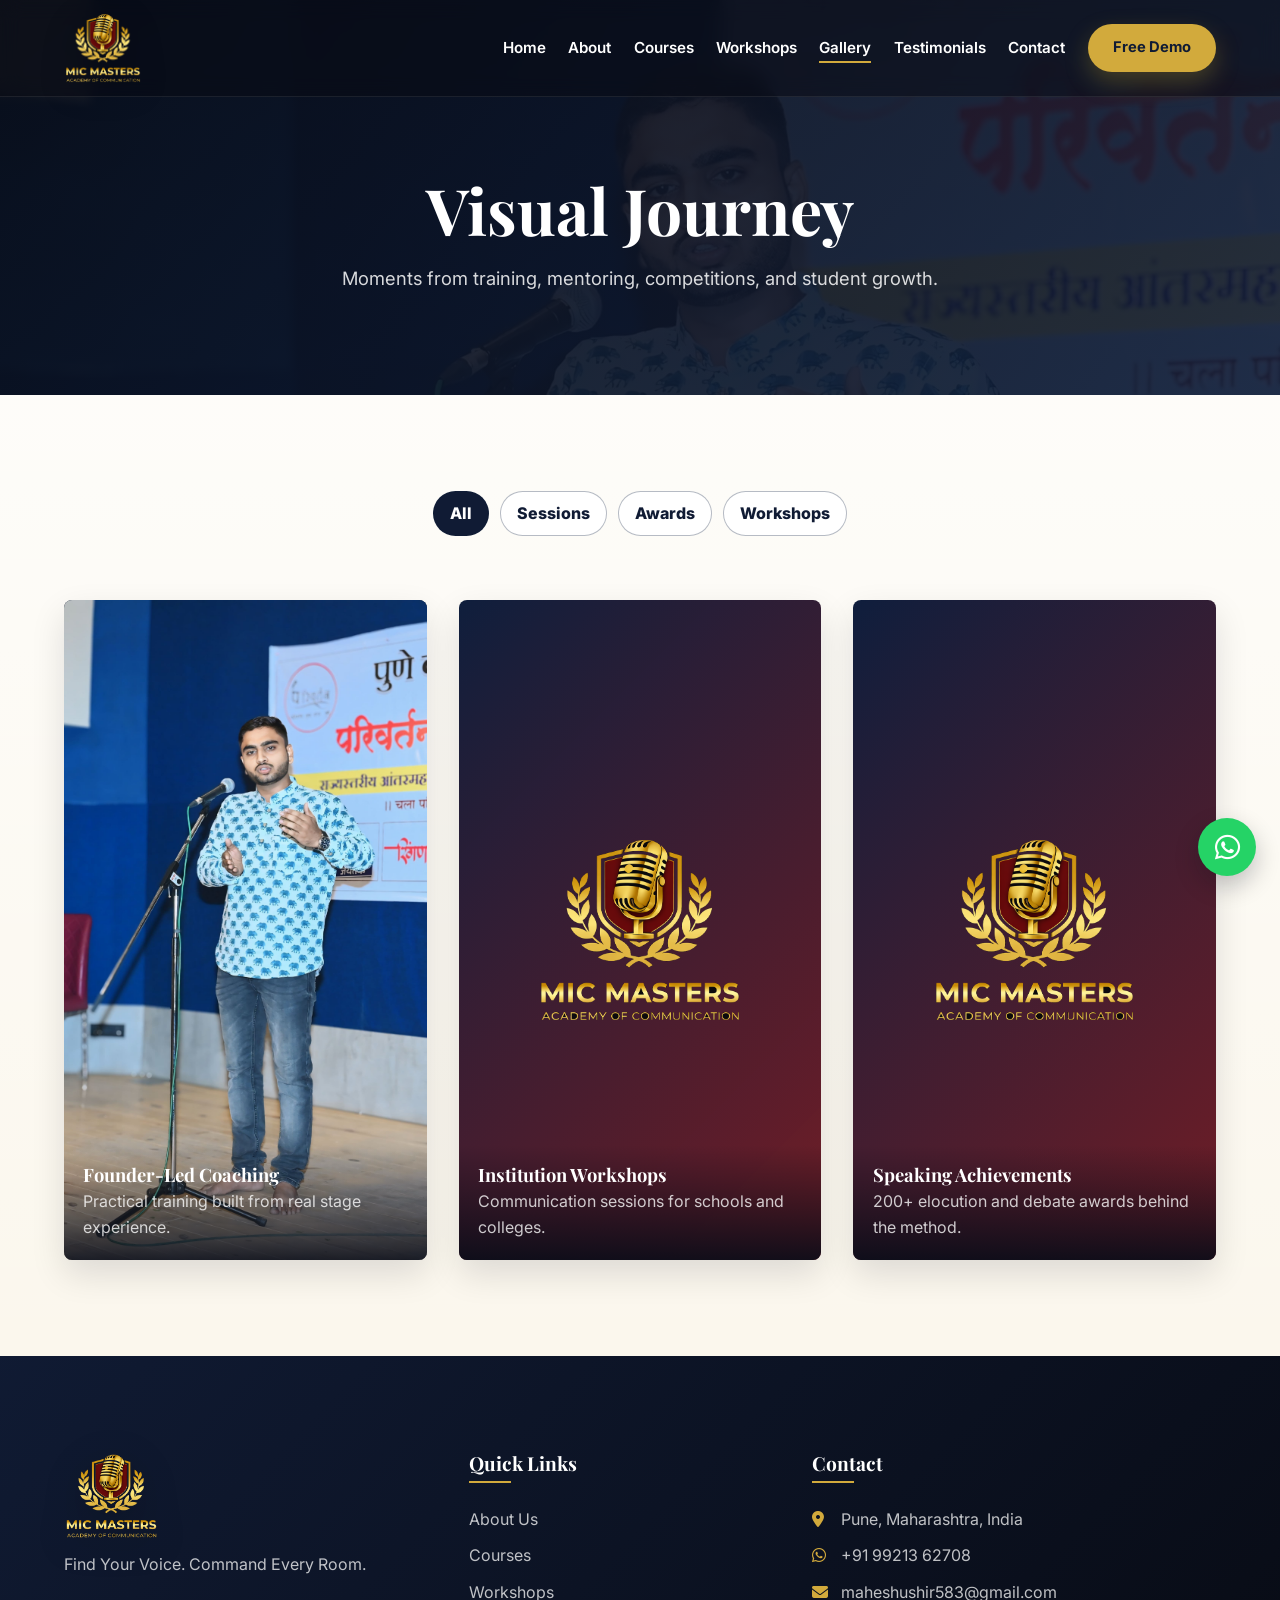
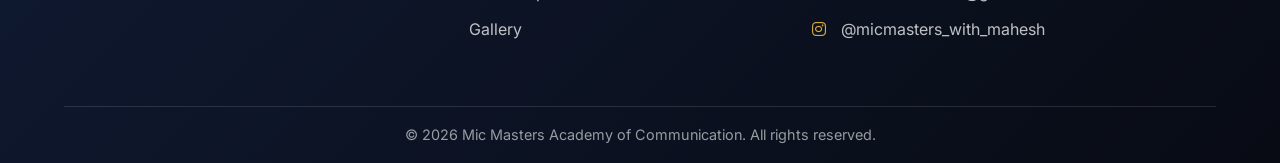
<file: gallery.html>
<!DOCTYPE html>
<html lang="en">
<head>
  <meta charset="UTF-8">
  <meta name="viewport" content="width=device-width, initial-scale=1.0">
  <title>Gallery | Mic Masters Academy</title>
  <meta name="description" content="View moments from Mic Masters Academy speaking sessions, workshops, and student achievements.">
  <link rel="stylesheet" href="https://cdnjs.cloudflare.com/ajax/libs/font-awesome/6.4.0/css/all.min.css">
  <link rel="stylesheet" href="css/style.css">
  <link rel="stylesheet" href="css/components.css">
  <link rel="stylesheet" href="css/animations.css">
  <style>
    .filter-container {
      display: flex;
      flex-wrap: wrap;
      justify-content: center;
      gap: 0.7rem;
      margin-bottom: var(--space-xl);
    }

    .filter-btn {
      min-height: 40px;
      padding: 0.55rem 1rem;
      border: 1px solid rgba(15, 30, 61, 0.3);
      border-radius: var(--radius-full);
      background: var(--color-light);
      color: var(--color-primary);
      font-weight: 800;
      cursor: pointer;
    }

    .filter-btn.active,
    .filter-btn:hover {
      background: var(--color-primary);
      color: var(--color-light);
    }

    .gallery-grid {
      display: grid;
      grid-template-columns: repeat(3, minmax(0, 1fr));
      gap: var(--space-lg);
    }

    .gallery-item {
      position: relative;
      min-height: 280px;
      overflow: hidden;
      border-radius: var(--radius-lg);
      box-shadow: var(--shadow-md);
      background: var(--color-primary);
    }

    .gallery-item img {
      width: 100%;
      height: 100%;
      min-height: 280px;
      object-fit: cover;
      transition: transform 0.35s ease;
    }

    .gallery-item:hover img {
      transform: scale(1.04);
    }

    .gallery-overlay {
      position: absolute;
      inset: auto 0 0;
      padding: 1.2rem;
      color: var(--color-light);
      background: linear-gradient(transparent, rgba(8, 12, 24, 0.9));
    }

    .gallery-overlay h3 {
      margin: 0;
      color: var(--color-light);
      font-size: 1.15rem;
    }

    .gallery-overlay p {
      margin: 0.25rem 0 0;
      color: rgba(255, 255, 255, 0.78);
    }

    .brand-tile {
      display: grid;
      place-items: center;
      min-height: 280px;
      padding: var(--space-lg);
      background:
        linear-gradient(135deg, rgba(15, 30, 61, 0.94), rgba(123, 29, 36, 0.9)),
        var(--color-primary);
    }

    .brand-tile img {
      width: min(220px, 70%);
      height: auto;
      min-height: auto;
      object-fit: contain;
    }

    @media (max-width: 900px) {
      .gallery-grid {
        grid-template-columns: repeat(2, minmax(0, 1fr));
      }
    }

    @media (max-width: 640px) {
      .gallery-grid {
        grid-template-columns: 1fr;
      }
    }
  </style>
</head>
<body>
  <nav class="navbar" id="navbar">
    <div class="container navbar-nav">
      <a href="index.html" class="nav-brand" aria-label="Mic Masters Academy home">
        <img src="assets/images/logo-clean.png" alt="Mic Masters Academy" class="nav-logo">
      </a>
      <button class="mobile-menu-btn" type="button" aria-label="Toggle navigation" aria-expanded="false">
        <i class="fas fa-bars" aria-hidden="true"></i>
      </button>
      <ul class="nav-links">
        <li><a href="index.html" class="nav-link">Home</a></li>
        <li><a href="about.html" class="nav-link">About</a></li>
        <li><a href="courses.html" class="nav-link">Courses</a></li>
        <li><a href="workshops.html" class="nav-link">Workshops</a></li>
        <li><a href="gallery.html" class="nav-link active">Gallery</a></li>
        <li><a href="testimonials.html" class="nav-link">Testimonials</a></li>
        <li><a href="contact.html" class="nav-link">Contact</a></li>
        <li><a href="contact.html" class="btn btn-primary">Free Demo</a></li>
      </ul>
    </div>
  </nav>

  <header class="page-header">
    <div class="container fade-up">
      <h1>Visual Journey</h1>
      <p>Moments from training, mentoring, competitions, and student growth.</p>
    </div>
  </header>

  <main>
    <section class="section-padding bg-cream">
      <div class="container">
        <div class="filter-container fade-up" aria-label="Gallery filters">
          <button class="filter-btn active" type="button" data-filter="all">All</button>
          <button class="filter-btn" type="button" data-filter="sessions">Sessions</button>
          <button class="filter-btn" type="button" data-filter="awards">Awards</button>
          <button class="filter-btn" type="button" data-filter="workshops">Workshops</button>
        </div>

        <div class="gallery-grid fade-up delay-100">
          <article class="gallery-item" data-gallery-category="sessions">
            <img src="assets/images/mahesh_instructor.jpg" alt="Mic Masters coaching session">
            <div class="gallery-overlay">
              <h3>Founder-Led Coaching</h3>
              <p>Practical training built from real stage experience.</p>
            </div>
          </article>

          <article class="gallery-item brand-tile" data-gallery-category="workshops">
            <img src="assets/images/logo-clean.png" alt="Mic Masters Academy logo">
            <div class="gallery-overlay">
              <h3>Institution Workshops</h3>
              <p>Communication sessions for schools and colleges.</p>
            </div>
          </article>

          <article class="gallery-item brand-tile" data-gallery-category="awards">
            <img src="assets/images/logo-clean.png" alt="Mic Masters Academy logo mark">
            <div class="gallery-overlay">
              <h3>Speaking Achievements</h3>
              <p>200+ elocution and debate awards behind the method.</p>
            </div>
          </article>
        </div>
      </div>
    </section>
  </main>

  <footer class="footer">
    <div class="container">
      <div class="footer-grid">
        <div>
          <img src="assets/images/logo-clean.png" alt="Mic Masters Academy" class="nav-logo">
          <p>Find Your Voice. Command Every Room.</p>
        </div>
        <div>
          <h4 class="footer-title">Quick Links</h4>
          <ul class="footer-links">
            <li><a href="about.html">About Us</a></li>
            <li><a href="courses.html">Courses</a></li>
            <li><a href="workshops.html">Workshops</a></li>
            <li><a href="gallery.html">Gallery</a></li>
          </ul>
        </div>
        <div>
          <h4 class="footer-title">Contact</h4>
          <ul class="footer-contact">
            <li><i class="fas fa-map-marker-alt" aria-hidden="true"></i> Pune, Maharashtra, India</li>
            <li><i class="fab fa-whatsapp" aria-hidden="true"></i> <a href="https://wa.me/919921362708">+91 99213 62708</a></li>
            <li><i class="fas fa-envelope" aria-hidden="true"></i> <a href="mailto:maheshushir583@gmail.com">maheshushir583@gmail.com</a></li>
            <li><i class="fab fa-instagram" aria-hidden="true"></i> <a href="https://instagram.com/micmasters_with_mahesh" target="_blank" rel="noopener">@micmasters_with_mahesh</a></li>
          </ul>
        </div>
      </div>
      <div class="footer-bottom">&copy; 2026 Mic Masters Academy of Communication. All rights reserved.</div>
    </div>
  </footer>

  <a href="https://wa.me/919921362708" class="whatsapp-float" target="_blank" rel="noopener" aria-label="Chat with Mic Masters Academy on WhatsApp">
    <i class="fab fa-whatsapp" aria-hidden="true"></i>
  </a>
  <script src="js/main.js"></script>
</body>
</html>
</file>
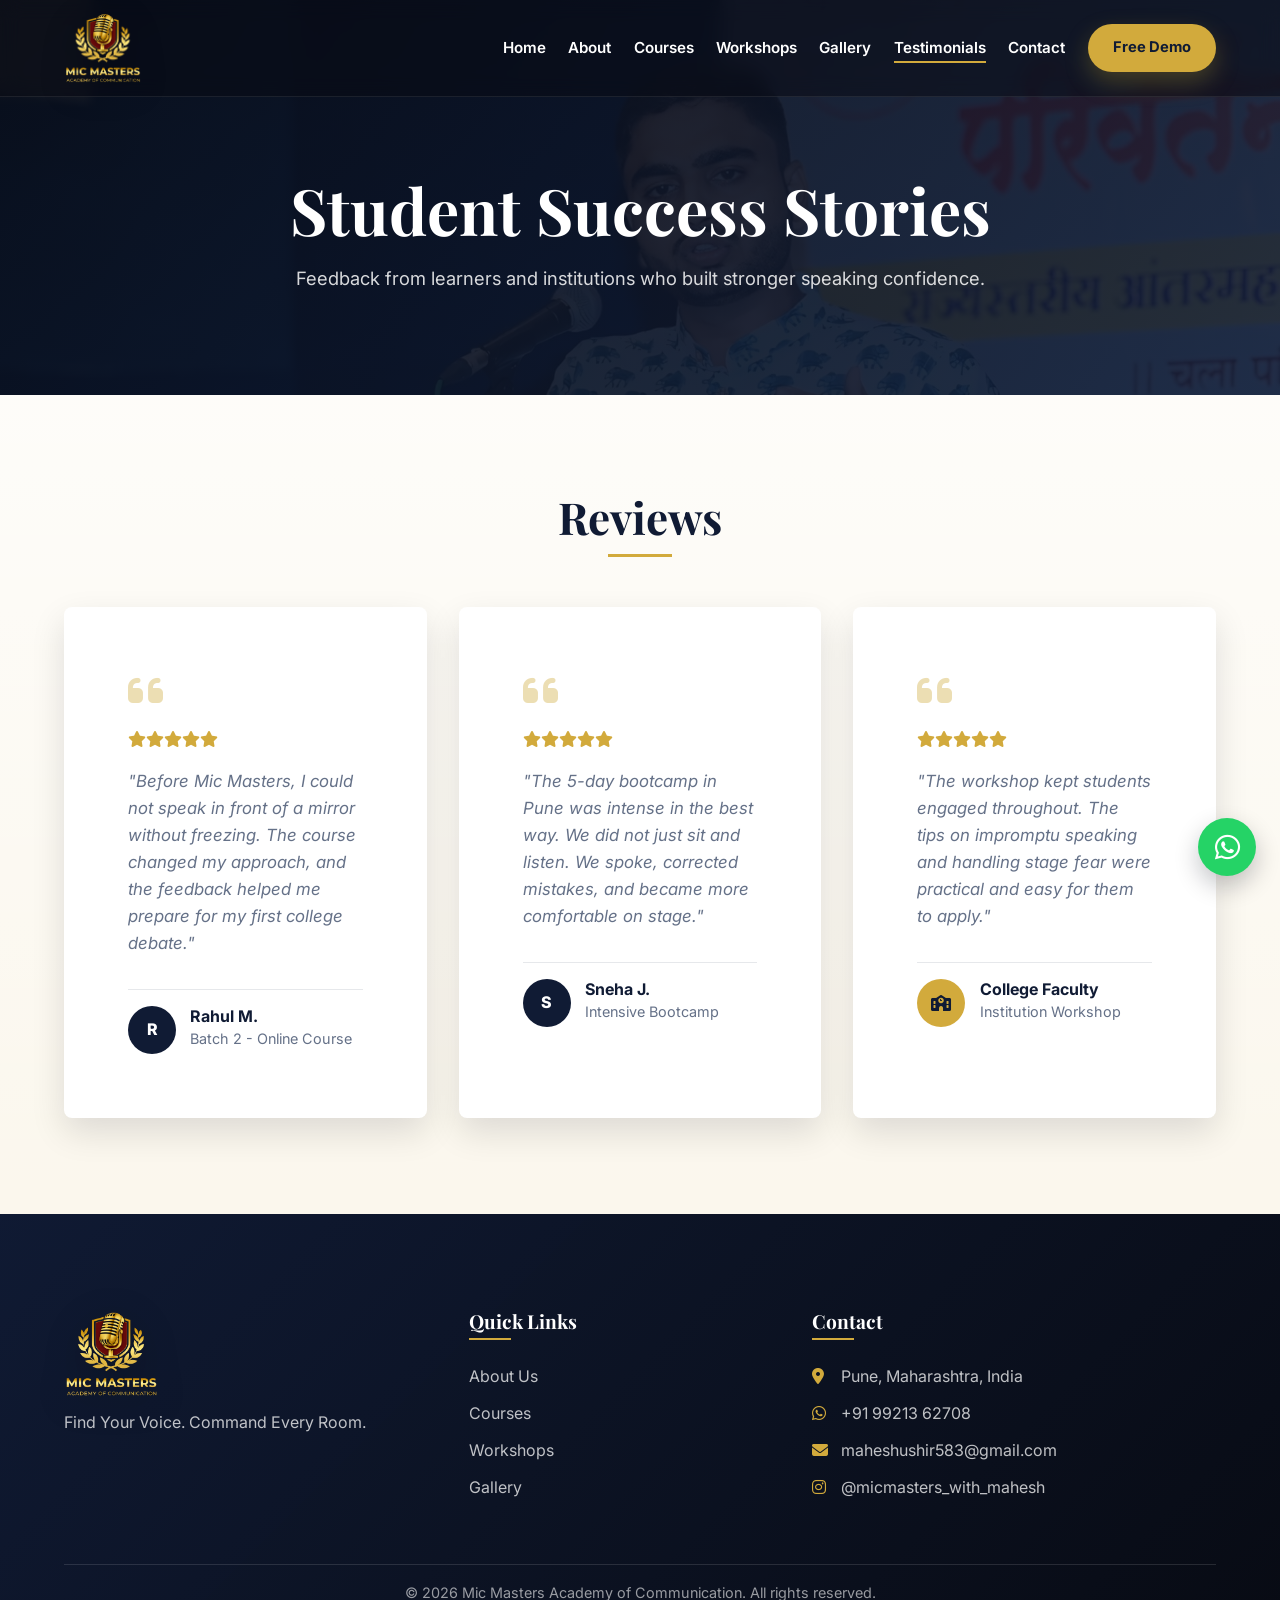
<file: testimonials.html>
<!DOCTYPE html>
<html lang="en">
<head>
  <meta charset="UTF-8">
  <meta name="viewport" content="width=device-width, initial-scale=1.0">
  <title>Testimonials | Mic Masters Academy</title>
  <meta name="description" content="Read student and institution feedback for Mic Masters Academy public speaking and communication training.">
  <link rel="stylesheet" href="https://cdnjs.cloudflare.com/ajax/libs/font-awesome/6.4.0/css/all.min.css">
  <link rel="stylesheet" href="css/style.css">
  <link rel="stylesheet" href="css/components.css">
  <link rel="stylesheet" href="css/animations.css">
  <style>
    .testimonial-grid {
      display: grid;
      grid-template-columns: repeat(3, minmax(0, 1fr));
      gap: var(--space-lg);
    }

    .testimonial-box {
      position: relative;
      padding: var(--space-xl);
      border-radius: var(--radius-lg);
      background: var(--color-light);
      box-shadow: var(--shadow-md);
    }

    .quote-icon {
      color: rgba(201, 160, 36, 0.35);
      font-size: 2.5rem;
      margin-bottom: 1rem;
    }

    .stars {
      margin-bottom: 1rem;
      color: var(--color-accent);
    }

    .testimonial-text {
      color: var(--color-text-muted);
      font-size: 1.05rem;
      font-style: italic;
    }

    .student-info {
      display: flex;
      gap: 0.9rem;
      align-items: center;
      margin-top: var(--space-lg);
      padding-top: 1rem;
      border-top: 1px solid rgba(15, 30, 61, 0.1);
    }

    .student-avatar {
      display: inline-flex;
      align-items: center;
      justify-content: center;
      width: 48px;
      height: 48px;
      border-radius: 50%;
      background: var(--color-primary);
      color: var(--color-light);
      font-weight: 800;
    }

    .student-meta h3 {
      margin: 0;
      font-family: var(--font-body);
      font-size: 1rem;
    }

    .student-meta span {
      color: var(--color-text-muted);
      font-size: 0.9rem;
    }

    @media (max-width: 960px) {
      .testimonial-grid {
        grid-template-columns: 1fr;
      }
    }
  </style>
</head>
<body>
  <nav class="navbar" id="navbar">
    <div class="container navbar-nav">
      <a href="index.html" class="nav-brand" aria-label="Mic Masters Academy home">
        <img src="assets/images/logo-clean.png" alt="Mic Masters Academy" class="nav-logo">
      </a>
      <button class="mobile-menu-btn" type="button" aria-label="Toggle navigation" aria-expanded="false">
        <i class="fas fa-bars" aria-hidden="true"></i>
      </button>
      <ul class="nav-links">
        <li><a href="index.html" class="nav-link">Home</a></li>
        <li><a href="about.html" class="nav-link">About</a></li>
        <li><a href="courses.html" class="nav-link">Courses</a></li>
        <li><a href="workshops.html" class="nav-link">Workshops</a></li>
        <li><a href="gallery.html" class="nav-link">Gallery</a></li>
        <li><a href="testimonials.html" class="nav-link active">Testimonials</a></li>
        <li><a href="contact.html" class="nav-link">Contact</a></li>
        <li><a href="contact.html" class="btn btn-primary">Free Demo</a></li>
      </ul>
    </div>
  </nav>

  <header class="page-header">
    <div class="container fade-up">
      <h1>Student Success Stories</h1>
      <p>Feedback from learners and institutions who built stronger speaking confidence.</p>
    </div>
  </header>

  <main>
    <section class="section-padding bg-cream">
      <div class="container">
        <div class="text-center fade-up">
          <h2 class="section-title">Reviews</h2>
        </div>

        <div class="testimonial-grid">
          <article class="testimonial-box fade-up delay-100">
            <i class="fas fa-quote-left quote-icon" aria-hidden="true"></i>
            <div class="stars" aria-label="5 star review">
              <i class="fas fa-star" aria-hidden="true"></i><i class="fas fa-star" aria-hidden="true"></i><i class="fas fa-star" aria-hidden="true"></i><i class="fas fa-star" aria-hidden="true"></i><i class="fas fa-star" aria-hidden="true"></i>
            </div>
            <p class="testimonial-text">"Before Mic Masters, I could not speak in front of a mirror without freezing. The course changed my approach, and the feedback helped me prepare for my first college debate."</p>
            <div class="student-info">
              <div class="student-avatar">R</div>
              <div class="student-meta">
                <h3>Rahul M.</h3>
                <span>Batch 2 - Online Course</span>
              </div>
            </div>
          </article>

          <article class="testimonial-box fade-up delay-200">
            <i class="fas fa-quote-left quote-icon" aria-hidden="true"></i>
            <div class="stars" aria-label="5 star review">
              <i class="fas fa-star" aria-hidden="true"></i><i class="fas fa-star" aria-hidden="true"></i><i class="fas fa-star" aria-hidden="true"></i><i class="fas fa-star" aria-hidden="true"></i><i class="fas fa-star" aria-hidden="true"></i>
            </div>
            <p class="testimonial-text">"The 5-day bootcamp in Pune was intense in the best way. We did not just sit and listen. We spoke, corrected mistakes, and became more comfortable on stage."</p>
            <div class="student-info">
              <div class="student-avatar">S</div>
              <div class="student-meta">
                <h3>Sneha J.</h3>
                <span>Intensive Bootcamp</span>
              </div>
            </div>
          </article>

          <article class="testimonial-box fade-up delay-300">
            <i class="fas fa-quote-left quote-icon" aria-hidden="true"></i>
            <div class="stars" aria-label="5 star review">
              <i class="fas fa-star" aria-hidden="true"></i><i class="fas fa-star" aria-hidden="true"></i><i class="fas fa-star" aria-hidden="true"></i><i class="fas fa-star" aria-hidden="true"></i><i class="fas fa-star" aria-hidden="true"></i>
            </div>
            <p class="testimonial-text">"The workshop kept students engaged throughout. The tips on impromptu speaking and handling stage fear were practical and easy for them to apply."</p>
            <div class="student-info">
              <div class="student-avatar" style="background: var(--color-accent); color: var(--color-primary);"><i class="fas fa-school" aria-hidden="true"></i></div>
              <div class="student-meta">
                <h3>College Faculty</h3>
                <span>Institution Workshop</span>
              </div>
            </div>
          </article>
        </div>
      </div>
    </section>
  </main>

  <footer class="footer">
    <div class="container">
      <div class="footer-grid">
        <div>
          <img src="assets/images/logo-clean.png" alt="Mic Masters Academy" class="nav-logo">
          <p>Find Your Voice. Command Every Room.</p>
        </div>
        <div>
          <h4 class="footer-title">Quick Links</h4>
          <ul class="footer-links">
            <li><a href="about.html">About Us</a></li>
            <li><a href="courses.html">Courses</a></li>
            <li><a href="workshops.html">Workshops</a></li>
            <li><a href="gallery.html">Gallery</a></li>
          </ul>
        </div>
        <div>
          <h4 class="footer-title">Contact</h4>
          <ul class="footer-contact">
            <li><i class="fas fa-map-marker-alt" aria-hidden="true"></i> Pune, Maharashtra, India</li>
            <li><i class="fab fa-whatsapp" aria-hidden="true"></i> <a href="https://wa.me/919921362708">+91 99213 62708</a></li>
            <li><i class="fas fa-envelope" aria-hidden="true"></i> <a href="mailto:maheshushir583@gmail.com">maheshushir583@gmail.com</a></li>
            <li><i class="fab fa-instagram" aria-hidden="true"></i> <a href="https://instagram.com/micmasters_with_mahesh" target="_blank" rel="noopener">@micmasters_with_mahesh</a></li>
          </ul>
        </div>
      </div>
      <div class="footer-bottom">&copy; 2026 Mic Masters Academy of Communication. All rights reserved.</div>
    </div>
  </footer>

  <a href="https://wa.me/919921362708" class="whatsapp-float" target="_blank" rel="noopener" aria-label="Chat with Mic Masters Academy on WhatsApp">
    <i class="fab fa-whatsapp" aria-hidden="true"></i>
  </a>
  <script src="js/main.js"></script>
</body>
</html>
</file>
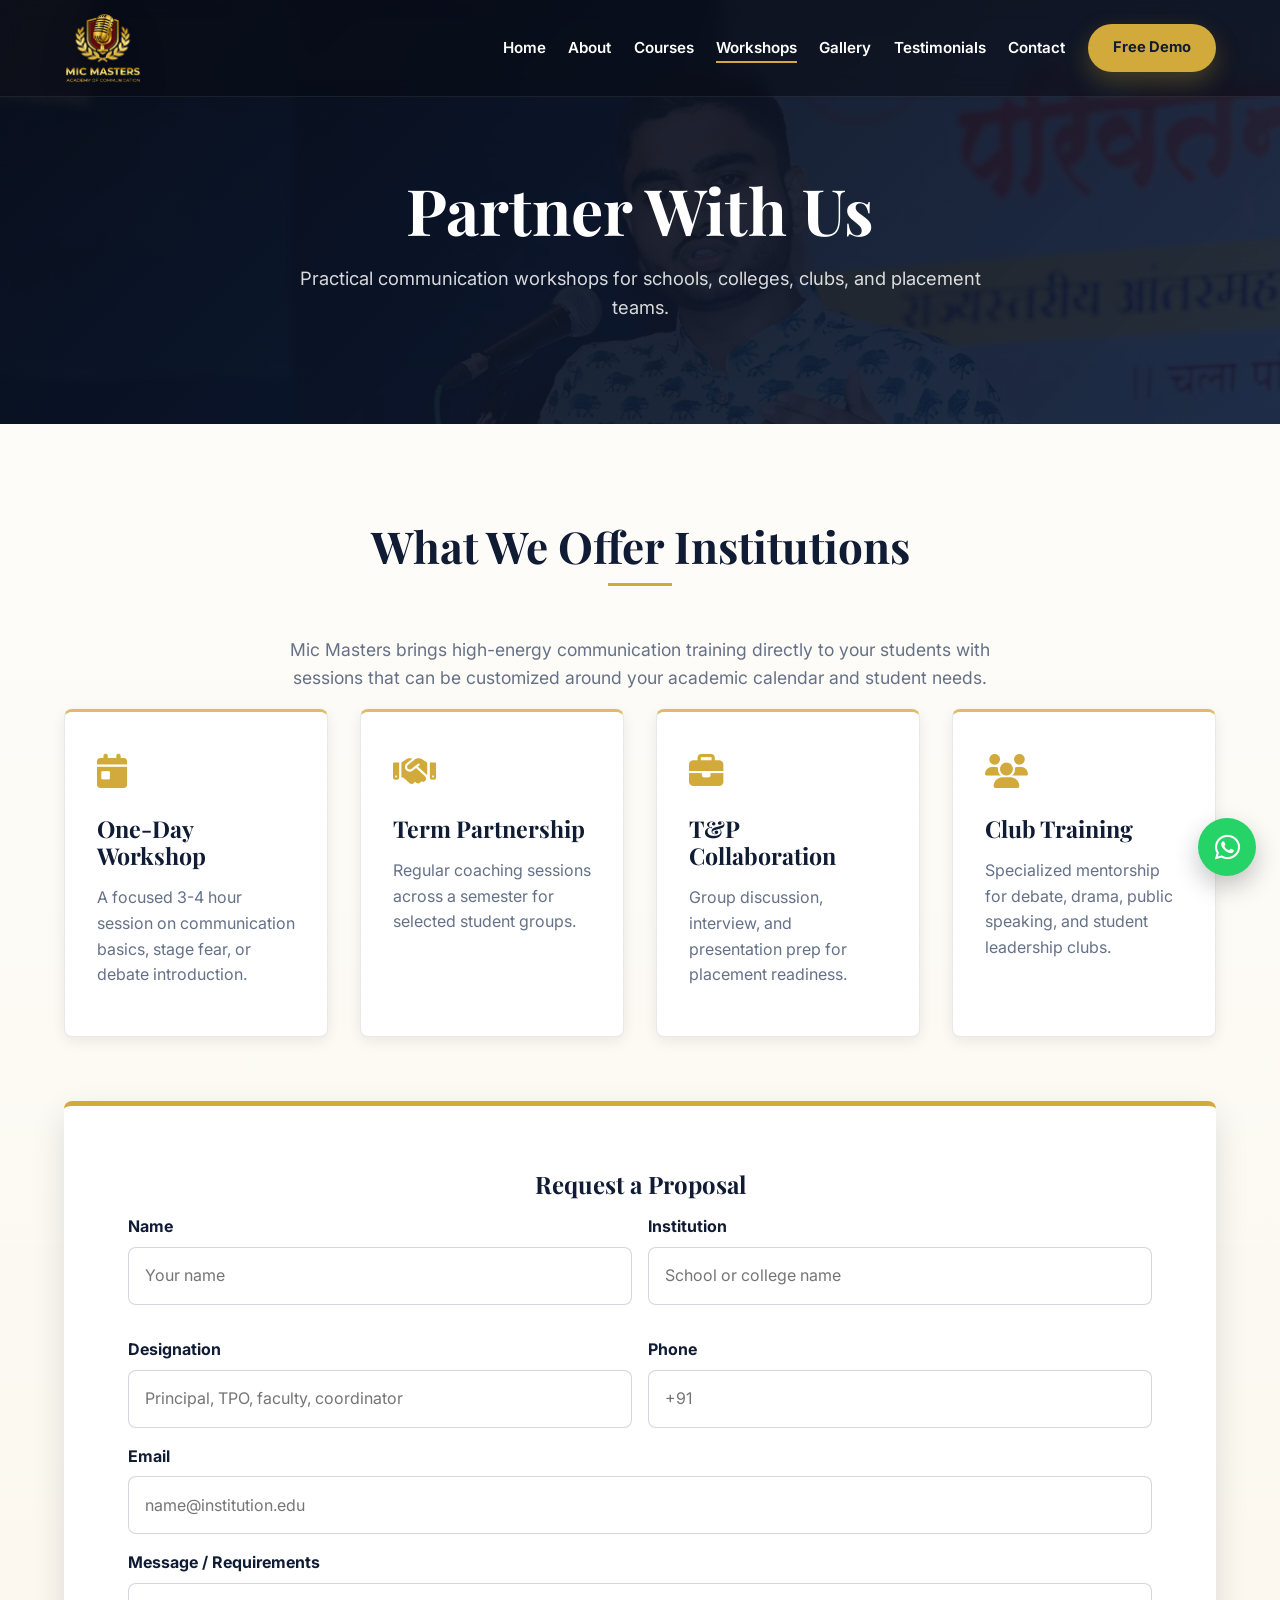
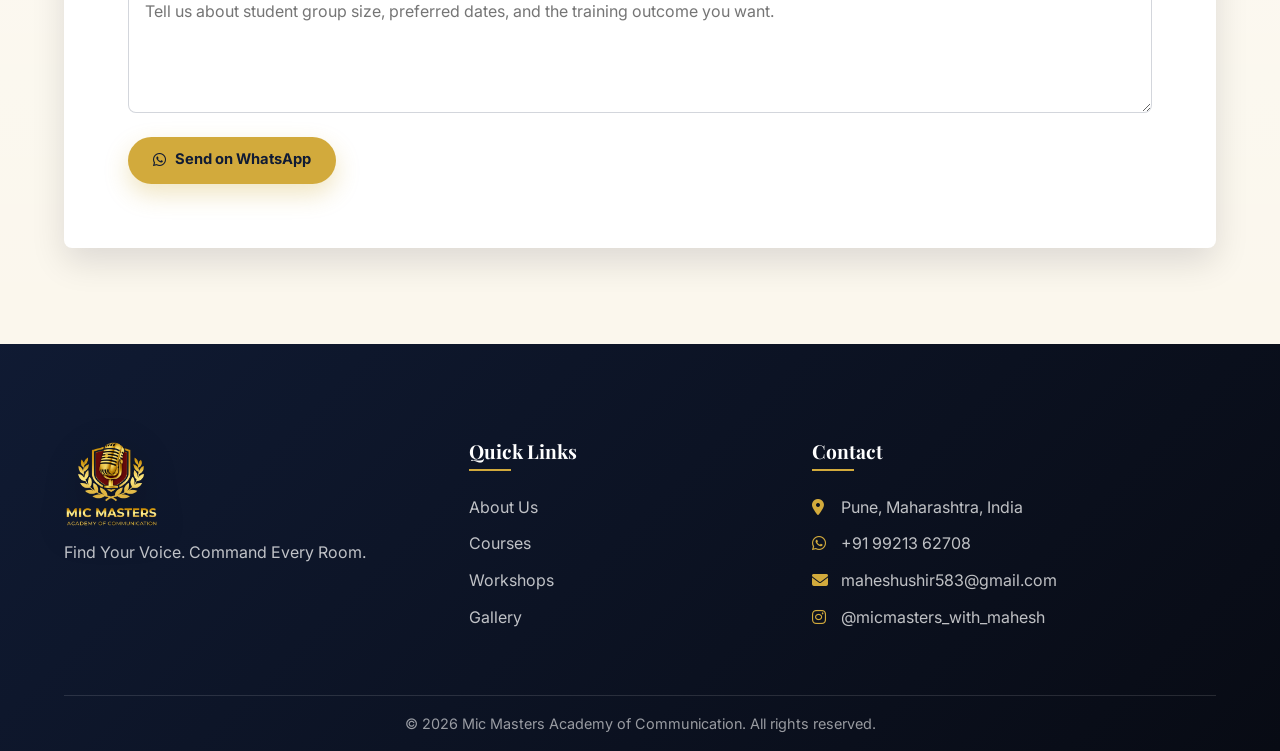
<file: workshops.html>
<!DOCTYPE html>
<html lang="en">
<head>
  <meta charset="UTF-8">
  <meta name="viewport" content="width=device-width, initial-scale=1.0">
  <title>Workshops | Mic Masters Academy</title>
  <meta name="description" content="Partner with Mic Masters Academy for school, college, club, and placement cell communication workshops.">
  <link rel="stylesheet" href="https://cdnjs.cloudflare.com/ajax/libs/font-awesome/6.4.0/css/all.min.css">
  <link rel="stylesheet" href="css/style.css">
  <link rel="stylesheet" href="css/components.css">
  <link rel="stylesheet" href="css/animations.css">
  <style>
    .partnership-grid {
      display: grid;
      grid-template-columns: repeat(4, minmax(0, 1fr));
      gap: var(--space-lg);
      margin-bottom: var(--space-xl);
    }

    .proposal-card {
      padding: var(--space-xl);
      border-top: 5px solid var(--color-accent);
      border-radius: var(--radius-lg);
      background: var(--color-light);
      box-shadow: var(--shadow-md);
    }

    @media (max-width: 1000px) {
      .partnership-grid {
        grid-template-columns: repeat(2, minmax(0, 1fr));
      }
    }

    @media (max-width: 640px) {
      .partnership-grid {
        grid-template-columns: 1fr;
      }
    }
  </style>
</head>
<body>
  <nav class="navbar" id="navbar">
    <div class="container navbar-nav">
      <a href="index.html" class="nav-brand" aria-label="Mic Masters Academy home">
        <img src="assets/images/logo-clean.png" alt="Mic Masters Academy" class="nav-logo">
      </a>
      <button class="mobile-menu-btn" type="button" aria-label="Toggle navigation" aria-expanded="false">
        <i class="fas fa-bars" aria-hidden="true"></i>
      </button>
      <ul class="nav-links">
        <li><a href="index.html" class="nav-link">Home</a></li>
        <li><a href="about.html" class="nav-link">About</a></li>
        <li><a href="courses.html" class="nav-link">Courses</a></li>
        <li><a href="workshops.html" class="nav-link active">Workshops</a></li>
        <li><a href="gallery.html" class="nav-link">Gallery</a></li>
        <li><a href="testimonials.html" class="nav-link">Testimonials</a></li>
        <li><a href="contact.html" class="nav-link">Contact</a></li>
        <li><a href="contact.html" class="btn btn-primary">Free Demo</a></li>
      </ul>
    </div>
  </nav>

  <header class="page-header">
    <div class="container fade-up">
      <h1>Partner With Us</h1>
      <p>Practical communication workshops for schools, colleges, clubs, and placement teams.</p>
    </div>
  </header>

  <main>
    <section class="section-padding bg-cream">
      <div class="container">
        <div class="text-center fade-up">
          <h2 class="section-title">What We Offer Institutions</h2>
          <p class="lead mx-auto">Mic Masters brings high-energy communication training directly to your students with sessions that can be customized around your academic calendar and student needs.</p>
        </div>

        <div class="partnership-grid">
          <article class="card fade-up delay-100">
            <div class="card-icon"><i class="fas fa-calendar-day" aria-hidden="true"></i></div>
            <h3 class="card-title">One-Day Workshop</h3>
            <p class="card-body">A focused 3-4 hour session on communication basics, stage fear, or debate introduction.</p>
          </article>
          <article class="card fade-up delay-200">
            <div class="card-icon"><i class="fas fa-handshake" aria-hidden="true"></i></div>
            <h3 class="card-title">Term Partnership</h3>
            <p class="card-body">Regular coaching sessions across a semester for selected student groups.</p>
          </article>
          <article class="card fade-up delay-300">
            <div class="card-icon"><i class="fas fa-briefcase" aria-hidden="true"></i></div>
            <h3 class="card-title">T&P Collaboration</h3>
            <p class="card-body">Group discussion, interview, and presentation prep for placement readiness.</p>
          </article>
          <article class="card fade-up delay-400">
            <div class="card-icon"><i class="fas fa-users" aria-hidden="true"></i></div>
            <h3 class="card-title">Club Training</h3>
            <p class="card-body">Specialized mentorship for debate, drama, public speaking, and student leadership clubs.</p>
          </article>
        </div>

        <div class="proposal-card fade-up delay-200">
          <h2 class="text-center">Request a Proposal</h2>
          <form data-whatsapp-form data-whatsapp-recipient="919921362708" data-whatsapp-prefix="Institution workshop enquiry">
            <div class="form-row">
              <div class="form-group">
                <label class="form-label" for="proposal-name">Name</label>
                <input id="proposal-name" type="text" class="form-control" name="name" required placeholder="Your name">
              </div>
              <div class="form-group">
                <label class="form-label" for="proposal-institution">Institution</label>
                <input id="proposal-institution" type="text" class="form-control" name="institution" required placeholder="School or college name">
              </div>
              <div class="form-group">
                <label class="form-label" for="proposal-designation">Designation</label>
                <input id="proposal-designation" type="text" class="form-control" name="designation" required placeholder="Principal, TPO, faculty, coordinator">
              </div>
              <div class="form-group">
                <label class="form-label" for="proposal-phone">Phone</label>
                <input id="proposal-phone" type="tel" class="form-control" name="phone" required placeholder="+91">
              </div>
            </div>
            <div class="form-group">
              <label class="form-label" for="proposal-email">Email</label>
              <input id="proposal-email" type="email" class="form-control" name="email" required placeholder="name@institution.edu">
            </div>
            <div class="form-group">
              <label class="form-label" for="proposal-message">Message / Requirements</label>
              <textarea id="proposal-message" class="form-control" name="message" required placeholder="Tell us about student group size, preferred dates, and the training outcome you want."></textarea>
            </div>
            <button type="submit" class="btn btn-primary"><i class="fab fa-whatsapp" aria-hidden="true"></i> Send on WhatsApp</button>
          </form>
        </div>
      </div>
    </section>
  </main>

  <footer class="footer">
    <div class="container">
      <div class="footer-grid">
        <div>
          <img src="assets/images/logo-clean.png" alt="Mic Masters Academy" class="nav-logo">
          <p>Find Your Voice. Command Every Room.</p>
        </div>
        <div>
          <h4 class="footer-title">Quick Links</h4>
          <ul class="footer-links">
            <li><a href="about.html">About Us</a></li>
            <li><a href="courses.html">Courses</a></li>
            <li><a href="workshops.html">Workshops</a></li>
            <li><a href="gallery.html">Gallery</a></li>
          </ul>
        </div>
        <div>
          <h4 class="footer-title">Contact</h4>
          <ul class="footer-contact">
            <li><i class="fas fa-map-marker-alt" aria-hidden="true"></i> Pune, Maharashtra, India</li>
            <li><i class="fab fa-whatsapp" aria-hidden="true"></i> <a href="https://wa.me/919921362708">+91 99213 62708</a></li>
            <li><i class="fas fa-envelope" aria-hidden="true"></i> <a href="mailto:maheshushir583@gmail.com">maheshushir583@gmail.com</a></li>
            <li><i class="fab fa-instagram" aria-hidden="true"></i> <a href="https://instagram.com/micmasters_with_mahesh" target="_blank" rel="noopener">@micmasters_with_mahesh</a></li>
          </ul>
        </div>
      </div>
      <div class="footer-bottom">&copy; 2026 Mic Masters Academy of Communication. All rights reserved.</div>
    </div>
  </footer>

  <a href="https://wa.me/919921362708" class="whatsapp-float" target="_blank" rel="noopener" aria-label="Chat with Mic Masters Academy on WhatsApp">
    <i class="fab fa-whatsapp" aria-hidden="true"></i>
  </a>
  <script src="js/main.js"></script>
</body>
</html>
</file>
<file: css/style.css>
/* Global variables, reset, and site utilities */
@import url("https://fonts.googleapis.com/css2?family=Inter:wght@300;400;500;600;700;800&family=Playfair+Display:wght@600;700&display=swap");

:root {
  --color-primary: #101b34;
  --color-primary-light: #24395f;
  --color-accent: #d2aa3c;
  --color-accent-hover: #e1bf61;
  --color-secondary: #8b2028;
  --color-bg: #fbf7ed;
  --color-bg-alt: #eef2f5;
  --color-dark: #080b14;
  --color-light: #ffffff;
  --color-text-body: #253044;
  --color-text-muted: #657188;

  --font-heading: "Playfair Display", serif;
  --font-body: "Inter", sans-serif;

  --space-xs: 0.25rem;
  --space-sm: 0.5rem;
  --space-md: 1rem;
  --space-lg: 2rem;
  --space-xl: 4rem;
  --space-2xl: 6rem;

  --radius-sm: 6px;
  --radius-md: 8px;
  --radius-lg: 8px;
  --radius-full: 999px;

  --shadow-sm: 0 4px 14px rgba(8, 12, 24, 0.08);
  --shadow-md: 0 14px 34px rgba(8, 12, 24, 0.12);
  --shadow-lg: 0 24px 58px rgba(8, 12, 24, 0.18);
  --shadow-gold: 0 10px 24px rgba(201, 160, 36, 0.28);

  --gradient-primary: linear-gradient(135deg, #101b34 0%, #172848 55%, #080b14 100%);
}

*,
*::before,
*::after {
  box-sizing: border-box;
  margin: 0;
  padding: 0;
}

html {
  scroll-behavior: smooth;
  font-size: 16px;
}

body {
  font-family: var(--font-body);
  color: var(--color-text-body);
  background:
    radial-gradient(circle at top left, rgba(210, 170, 60, 0.08), transparent 34rem),
    var(--color-bg);
  line-height: 1.6;
  overflow-x: hidden;
}

h1,
h2,
h3,
h4,
h5,
h6 {
  font-family: var(--font-heading);
  color: var(--color-primary);
  line-height: 1.18;
  margin-bottom: var(--space-md);
}

p {
  margin-bottom: var(--space-md);
}

a {
  color: inherit;
  text-decoration: none;
  transition: color 0.25s ease;
}

img {
  display: block;
  width: 100%;
  max-width: 100%;
  height: auto;
}

ul {
  list-style: none;
}

button,
input,
select,
textarea {
  font: inherit;
}

.container {
  width: min(90%, 1200px);
  margin-inline: auto;
}

.text-center {
  text-align: center;
}

.text-gold {
  color: var(--color-accent);
}

.text-white {
  color: var(--color-light);
}

.bg-cream {
  background:
    linear-gradient(180deg, rgba(255, 255, 255, 0.68), rgba(255, 255, 255, 0)),
    var(--color-bg);
}

.bg-alt {
  background:
    linear-gradient(135deg, rgba(16, 27, 52, 0.04), rgba(210, 170, 60, 0.08)),
    var(--color-bg-alt);
}

.section-padding {
  padding: var(--space-2xl) 0;
}

.section-padding-sm {
  padding: var(--space-xl) 0;
}

.section-title {
  position: relative;
  display: inline-block;
  font-size: clamp(2rem, 4vw, 2.75rem);
  font-weight: 700;
  margin-bottom: var(--space-xl);
}

.section-title::after {
  content: "";
  position: absolute;
  left: 50%;
  bottom: -14px;
  width: 64px;
  height: 3px;
  background: var(--color-accent);
  transform: translateX(-50%);
}

.section-title.left-align::after {
  left: 0;
  transform: none;
}

.lead {
  max-width: 760px;
  color: var(--color-text-muted);
  font-size: 1.1rem;
}

.mx-auto {
  margin-inline: auto;
}

.split-grid {
  display: grid;
  grid-template-columns: minmax(0, 1fr) minmax(0, 1fr);
  gap: var(--space-xl);
  align-items: center;
}

.feature-list {
  display: grid;
  gap: 0.75rem;
}

.feature-list li {
  display: flex;
  gap: 0.75rem;
  color: var(--color-text-muted);
}

.feature-list i {
  color: var(--color-accent);
  margin-top: 0.25rem;
}

@media (max-width: 768px) {
  .section-padding {
    padding: var(--space-xl) 0;
  }

  .split-grid {
    grid-template-columns: 1fr;
  }
}
</file>
<file: css/components.css>
/* Reusable UI components */

.navbar {
  position: fixed;
  inset: 0 0 auto;
  z-index: 1000;
  padding: 0.75rem 0;
  background: rgba(8, 11, 20, 0.52);
  border-bottom: 1px solid rgba(255, 255, 255, 0.08);
  backdrop-filter: blur(10px);
  transition: background 0.3s ease, padding 0.3s ease, box-shadow 0.3s ease, border-color 0.3s ease;
}

.navbar.scrolled,
.navbar.menu-open {
  padding: 0.55rem 0;
  background: rgba(8, 11, 20, 0.94);
  border-color: rgba(210, 170, 60, 0.22);
  box-shadow: var(--shadow-md);
}

.navbar-nav {
  display: flex;
  align-items: center;
  justify-content: space-between;
  gap: 1.5rem;
}

.nav-brand {
  display: flex;
  align-items: center;
  min-width: 164px;
}

.nav-logo {
  width: auto;
  height: 72px;
  object-fit: contain;
  filter: drop-shadow(0 8px 18px rgba(0, 0, 0, 0.2));
}

.nav-links {
  display: flex;
  align-items: center;
  gap: 1.4rem;
}

.nav-link {
  position: relative;
  color: var(--color-light);
  font-size: 0.95rem;
  font-weight: 600;
}

.nav-link::after {
  content: "";
  position: absolute;
  left: 0;
  bottom: -6px;
  width: 0;
  height: 2px;
  background: var(--color-accent);
  transition: width 0.25s ease;
}

.nav-link:hover::after,
.nav-link.active::after {
  width: 100%;
}

.mobile-menu-btn {
  display: none;
  width: 44px;
  height: 44px;
  border: 0;
  border-radius: var(--radius-full);
  background: rgba(255, 255, 255, 0.12);
  color: var(--color-light);
  cursor: pointer;
}

.btn {
  display: inline-flex;
  align-items: center;
  justify-content: center;
  gap: 0.55rem;
  min-height: 44px;
  padding: 0.8rem 1.45rem;
  border: 2px solid transparent;
  border-radius: var(--radius-full);
  font-weight: 700;
  font-size: 0.92rem;
  letter-spacing: 0;
  line-height: 1.2;
  cursor: pointer;
  text-align: center;
  transition: transform 0.25s ease, background 0.25s ease, border-color 0.25s ease, box-shadow 0.25s ease;
}

.btn:hover {
  transform: translateY(-2px);
}

.btn-primary {
  background: var(--color-accent);
  color: var(--color-primary);
  box-shadow: var(--shadow-gold);
}

.btn-primary:hover {
  background: var(--color-accent-hover);
}

.btn-outline {
  border-color: var(--color-accent);
  color: var(--color-primary);
  background: transparent;
}

.btn-outline:hover {
  background: var(--color-accent);
}

.btn-outline-white {
  border-color: rgba(255, 255, 255, 0.8);
  color: var(--color-light);
  background: transparent;
}

.btn-outline-white:hover {
  background: var(--color-light);
  color: var(--color-primary);
}

.card {
  height: 100%;
  padding: var(--space-lg);
  background:
    linear-gradient(180deg, rgba(255, 255, 255, 0.96), rgba(255, 255, 255, 0.88)),
    var(--color-light);
  border: 1px solid rgba(16, 27, 52, 0.1);
  border-top: 3px solid rgba(210, 170, 60, 0.78);
  border-radius: var(--radius-md);
  box-shadow: var(--shadow-sm);
  transition: transform 0.25s ease, box-shadow 0.25s ease;
}

.card:hover {
  transform: translateY(-6px);
  box-shadow: var(--shadow-md);
}

.card-icon {
  margin-bottom: var(--space-md);
  color: var(--color-accent);
  font-size: 2.15rem;
}

.card-title {
  font-size: 1.45rem;
}

.card-body {
  color: var(--color-text-muted);
}

.page-header {
  padding: 172px 0 86px;
  color: var(--color-light);
  text-align: center;
  background:
    linear-gradient(135deg, rgba(8, 11, 20, 0.94), rgba(16, 27, 52, 0.9)),
    url("../assets/images/mahesh_instructor.jpg") center 18% / cover no-repeat;
}

.page-header h1 {
  color: var(--color-light);
  font-size: clamp(2.5rem, 7vw, 4rem);
}

.page-header p {
  max-width: 720px;
  margin-inline: auto;
  color: rgba(255, 255, 255, 0.84);
  font-size: 1.15rem;
}

.form-row {
  display: grid;
  grid-template-columns: repeat(2, minmax(0, 1fr));
  gap: 1rem;
}

.form-group {
  margin-bottom: var(--space-md);
}

.form-label {
  display: block;
  margin-bottom: 0.45rem;
  color: var(--color-primary);
  font-weight: 700;
}

.form-control {
  width: 100%;
  padding: 0.95rem 1rem;
  border: 1px solid rgba(15, 30, 61, 0.18);
  border-radius: var(--radius-md);
  background: #ffffff;
  color: var(--color-text-body);
  transition: border-color 0.25s ease, box-shadow 0.25s ease;
}

.form-control:focus {
  outline: 0;
  border-color: var(--color-accent);
  box-shadow: 0 0 0 3px rgba(201, 160, 36, 0.18);
}

textarea.form-control {
  min-height: 130px;
  resize: vertical;
}

.footer {
  padding: var(--space-2xl) 0 var(--space-md);
  background:
    linear-gradient(135deg, rgba(16, 27, 52, 0.96), rgba(8, 11, 20, 1)),
    var(--color-dark);
  color: var(--color-light);
}

.footer .nav-logo {
  height: 88px;
  margin-bottom: 0.75rem;
}

.footer-grid {
  display: grid;
  grid-template-columns: 1.2fr 1fr 1.3fr;
  gap: var(--space-lg);
  margin-bottom: var(--space-xl);
}

.footer-title {
  position: relative;
  margin-bottom: var(--space-lg);
  color: var(--color-light);
  font-size: 1.2rem;
}

.footer-title::after {
  content: "";
  position: absolute;
  bottom: -8px;
  left: 0;
  width: 42px;
  height: 2px;
  background: var(--color-accent);
}

.footer p,
.footer li,
.footer a {
  color: rgba(255, 255, 255, 0.74);
}

.footer-links,
.footer-contact {
  display: grid;
  gap: 0.7rem;
}

.footer-links a:hover {
  color: var(--color-accent);
}

.footer-contact li {
  display: flex;
  gap: 0.7rem;
  align-items: flex-start;
}

.footer-contact i {
  width: 18px;
  margin-top: 0.25rem;
  color: var(--color-accent);
}

.footer-bottom {
  padding-top: var(--space-md);
  border-top: 1px solid rgba(255, 255, 255, 0.12);
  color: rgba(255, 255, 255, 0.58);
  font-size: 0.9rem;
  text-align: center;
}

.whatsapp-float {
  position: fixed;
  right: 24px;
  bottom: 24px;
  z-index: 1000;
  display: flex;
  align-items: center;
  justify-content: center;
  width: 58px;
  height: 58px;
  border-radius: 50%;
  background: #25d366;
  color: #ffffff;
  box-shadow: 0 10px 24px rgba(8, 12, 24, 0.24);
  font-size: 1.8rem;
  transition: transform 0.25s ease;
}

.whatsapp-float:hover {
  color: #ffffff;
  transform: translateY(-3px) scale(1.03);
}

@media (max-width: 992px) {
  .mobile-menu-btn {
    display: inline-flex;
    align-items: center;
    justify-content: center;
  }

  .nav-links {
    position: absolute;
    top: 100%;
    left: 0;
    display: grid;
    width: 100%;
    padding: 1rem 5% 1.5rem;
    background: rgba(15, 30, 61, 0.98);
    box-shadow: var(--shadow-md);
    transform: translateY(-140%);
    opacity: 0;
    pointer-events: none;
    transition: transform 0.3s ease, opacity 0.3s ease;
  }

  .nav-links.active {
    transform: translateY(0);
    opacity: 1;
    pointer-events: auto;
  }

  .nav-links .btn {
    width: 100%;
  }

  .footer-grid {
    grid-template-columns: 1fr;
  }
}

@media (max-width: 640px) {
  .nav-logo {
    height: 58px;
  }

  .page-header {
    padding: 148px 0 64px;
  }

  .form-row {
    grid-template-columns: 1fr;
  }

  .whatsapp-float {
    right: 16px;
    bottom: 16px;
    width: 52px;
    height: 52px;
    font-size: 1.6rem;
  }
}
</file>
<file: css/animations.css>
/* css/animations.css - Keyframes & Scroll Animations */

/* Base fade setup for scroll animations */
.fade-up {
  opacity: 0;
  transform: translateY(30px);
  transition: opacity 0.8s ease-out, transform 0.8s ease-out;
}

.fade-in {
  opacity: 0;
  transition: opacity 1s ease-out;
}

.fade-left {
  opacity: 0;
  transform: translateX(-30px);
  transition: opacity 0.8s ease-out, transform 0.8s ease-out;
}

.fade-right {
  opacity: 0;
  transform: translateX(30px);
  transition: opacity 0.8s ease-out, transform 0.8s ease-out;
}

/* Active states toggled by Intersection Observer */
.fade-up.in-view,
.fade-in.in-view,
.fade-left.in-view,
.fade-right.in-view {
  opacity: 1;
  transform: translate(0);
}

/* Delays for staggered animations */
.delay-100 { transition-delay: 100ms; }
.delay-200 { transition-delay: 200ms; }
.delay-300 { transition-delay: 300ms; }
.delay-400 { transition-delay: 400ms; }
.delay-500 { transition-delay: 500ms; }

/* Keyframes */
@keyframes pulseGlow {
  0% { box-shadow: 0 0 0 0 rgba(201, 160, 36, 0.4); }
  70% { box-shadow: 0 0 0 15px rgba(201, 160, 36, 0); }
  100% { box-shadow: 0 0 0 0 rgba(201, 160, 36, 0); }
}

@keyframes slideDown {
  from { top: -100px; opacity: 0; }
  to { top: 0; opacity: 1; }
}

@keyframes spinSlow {
  from { transform: rotate(0deg); }
  to { transform: rotate(360deg); }
}

/* Micro-animations */
.hover-scale {
  transition: transform 0.3s ease;
}

.hover-scale:hover {
  transform: scale(1.05);
}
</file>
